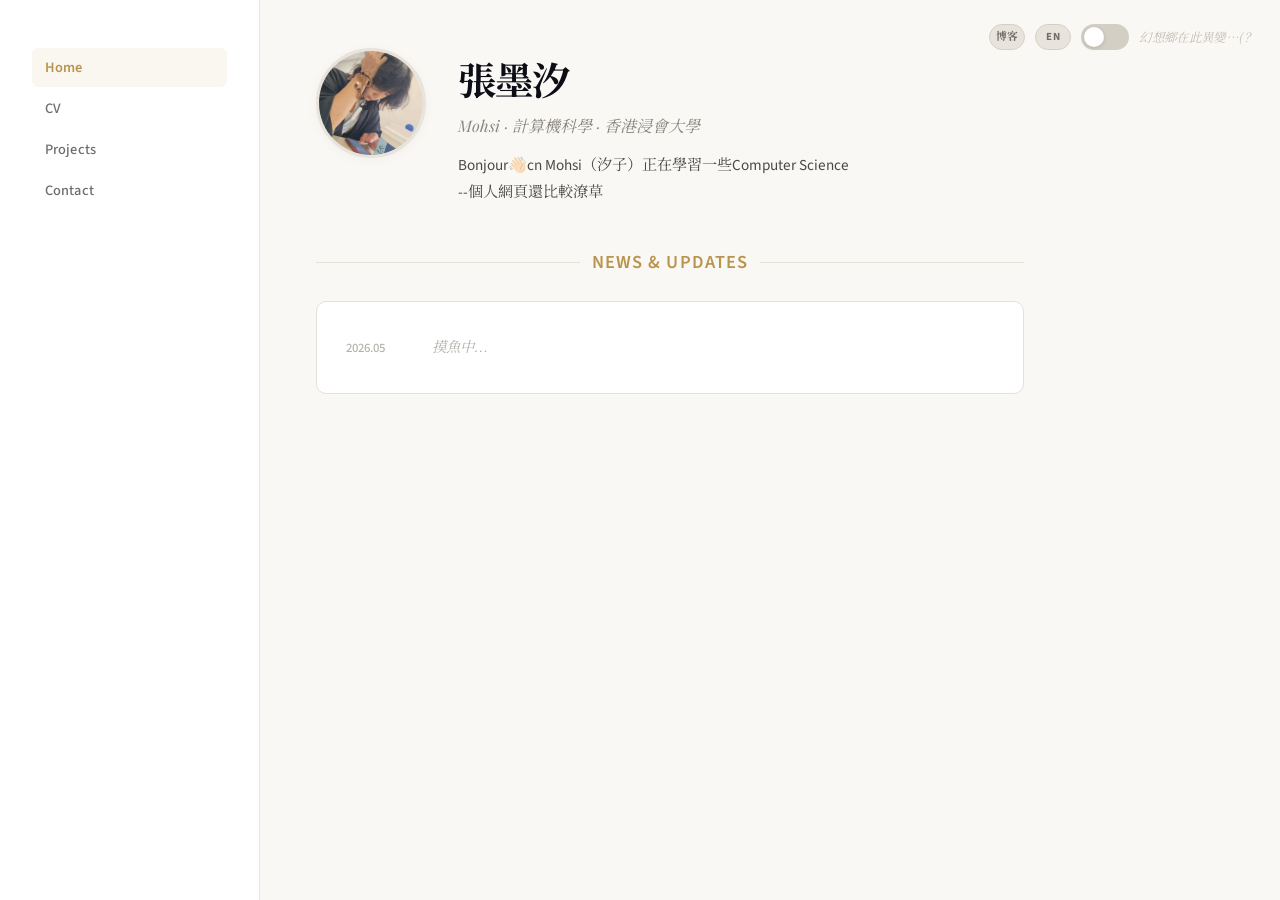
<file: index.html>
<!DOCTYPE html>
<html lang="zh">
<head>
<meta charset="UTF-8">
<meta name="viewport" content="width=device-width, initial-scale=1.0">
<title>張墨汐 · Mohsi</title>
<link rel="preconnect" href="https://fonts.googleapis.com">
<link rel="preconnect" href="https://fonts.gstatic.com" crossorigin>
<link href="https://fonts.googleapis.com/css2?family=Noto+Serif+SC:wght@400;500;700&family=Playfair+Display:ital,wght@0,500;0,700;1,500&family=Source+Sans+3:wght@300;400;500;600&family=M+PLUS+Rounded+1c:wght@400;500;700&family=Zen+Kaku+Gothic+New:wght@400;500;700&display=swap" rel="stylesheet">
<style>
/* ============================================================
   CSS RESET & BASE
   ============================================================ */
*, *::before, *::after { margin: 0; padding: 0; box-sizing: border-box; }

html { scroll-behavior: smooth; }
body {
  font-family: 'Source Sans 3', 'Noto Serif SC', serif;
  background: #faf8f5;
  color: #1e1e24;
  line-height: 1.65;
  -webkit-font-smoothing: antialiased;
  -moz-osx-font-smoothing: grayscale;
  overflow-x: hidden;
  transition: background 0.6s ease;
}

/* ============================================================
   ACADEMIC WORLD
   ============================================================ */
#world-academic {
  display: flex;
  min-height: 100vh;
  opacity: 1;
  transition: opacity 0.4s ease, transform 0.4s ease;
}
/* body.in-anime #world-academic — 暂时注释，二次元界面装修中
body.in-anime #world-academic {
  opacity: 0;
  pointer-events: none;
  position: absolute;
  inset: 0;
} */

/* --- Sidebar --- */
.ac-sidebar {
  width: 260px;
  min-height: 100vh;
  background: #ffffff;
  border-right: 1px solid #e8e4dc;
  padding: 2.5rem 2rem;
  display: flex;
  flex-direction: column;
  position: fixed;
  top: 0; left: 0; bottom: 0;
  z-index: 10;
}
.sidebar-nav {
  margin-top: 0.5rem;
  list-style: none;
  display: flex;
  flex-direction: column;
  gap: 0.15rem;
}
.sidebar-nav button {
  display: block; width: 100%; text-align: left;
  background: none; border: none; cursor: pointer;
  padding: 0.55rem 0.8rem; border-radius: 6px;
  font-family: 'Source Sans 3', 'Noto Serif SC', sans-serif;
  font-size: 0.9rem; font-weight: 500;
  color: #6e6d6a;
  transition: all 0.2s ease;
  letter-spacing: 0.01em;
}
.sidebar-nav button:hover { color: #1e1e24; background: #f5f3ef; }
.sidebar-nav button.active {
  color: #b8944d;
  background: #faf7f0;
  font-weight: 600;
}

/* --- Main Content Area --- */
.ac-main {
  margin-left: 260px;
  flex: 1;
  padding: 3rem 3.5rem;
  max-width: 820px;
}
.ac-page { display: none; animation: fadeIn 0.4s ease; }
.ac-page.active { display: block; }
@keyframes fadeIn {
  from { opacity: 0; transform: translateY(8px); }
  to { opacity: 1; transform: translateY(0); }
}
@keyframes floatUp {
  0%, 100% { transform: translateY(0) translateX(0) scale(1); opacity: 0.3; }
  25% { transform: translateY(-30px) translateX(8px) scale(1.3); opacity: 0.7; }
  50% { transform: translateY(-15px) translateX(-5px) scale(1); opacity: 0.4; }
  75% { transform: translateY(-40px) translateX(3px) scale(1.4); opacity: 0.8; }
}

/* Typography */
.ac-page h1 {
  font-family: 'Playfair Display', 'Noto Serif SC', serif;
  font-size: 2.4rem; font-weight: 700; color: #0d0d16;
  letter-spacing: -0.02em; margin-bottom: 0.3rem;
}
.ac-page h2 {
  font-family: 'Playfair Display', 'Noto Serif SC', serif;
  font-size: 1.4rem; font-weight: 700; color: #0d0d16;
  margin-bottom: 1.2rem; letter-spacing: -0.01em;
}
.ac-page h3 {
  font-family: 'Playfair Display', 'Noto Serif SC', serif;
  font-size: 1.05rem; font-weight: 600; color: #1e1e24;
  margin-bottom: 0.2rem;
}
.ac-page p { color: #4a4945; font-size: 0.95rem; margin-bottom: 0.6rem; }

/* Gold rule divider */
.gold-rule {
  width: 48px; height: 2px;
  background: #c9b882;
  margin: 1.8rem 0;
  border: none;
}
.gold-rule.full { width: 100%; height: 1px; background: #e5e0d8; margin: 1.5rem 0; }

/* Section heading with gold accent */
.section-head {
  display: flex; align-items: center; gap: 12px;
  margin-bottom: 1.5rem;
}
.section-head .rule-line {
  flex: 1; height: 1px; background: #e5e0d8;
}
.section-head h2 {
  margin-bottom: 0; white-space: nowrap;
  font-size: 1.15rem; font-weight: 600;
  color: #b8944d; letter-spacing: 0.06em; text-transform: uppercase;
  font-family: 'Source Sans 3', sans-serif;
}

/* --- Home Page --- */
.home-hero {
  display: flex; gap: 2rem; align-items: flex-start;
  margin-bottom: 2rem;
}
.home-photo {
  width: 110px; height: 110px; border-radius: 50%;
  object-fit: cover; flex-shrink: 0;
  border: 3px solid #e8e4dc;
  box-shadow: 0 2px 12px rgba(0,0,0,0.04);
}
.home-title-block { flex: 1; }
.home-title-block h1 { margin-bottom: 0.1rem; }
.home-subtitle {
  font-family: 'Playfair Display', 'Noto Serif SC', serif;
  font-size: 1rem; font-style: italic; color: #8a8780;
  margin-bottom: 0.8rem;
}
.home-bio { font-size: 0.95rem; color: #4a4945; line-height: 1.75; max-width: 560px; }

/* Quick Stats */
.stats-row {
  display: grid; grid-template-columns: repeat(4, 1fr);
  gap: 1rem; margin: 1.5rem 0;
}
.stat-box {
  background: #ffffff; border: 1px solid #e8e4dc;
  border-radius: 8px; padding: 1rem 0.8rem; text-align: center;
  transition: all 0.2s ease;
}
.stat-box:hover { border-color: #c9b882; box-shadow: 0 2px 8px rgba(0,0,0,0.03); }
.stat-box .stat-icon { font-size: 1.3rem; margin-bottom: 0.3rem; }
.stat-box .stat-value {
  font-family: 'Playfair Display', serif;
  font-size: 1.1rem; font-weight: 700; color: #0d0d16;
}
.stat-box .stat-label { font-size: 0.75rem; color: #8a8780; margin-top: 1px; }

/* News Panel */
.news-panel {
  background: #ffffff; border: 1px solid #e5e0d8;
  border-radius: 10px; padding: 1.5rem 1.8rem;
}
.news-item {
  display: flex; gap: 1rem; align-items: baseline;
  padding: 0.6rem 0;
}
.news-date {
  font-size: 0.8rem; color: #b5b2aa; font-weight: 500;
  white-space: nowrap; min-width: 70px;
  font-family: 'Source Sans 3', sans-serif;
}
.news-text {
  font-size: 0.9rem; color: #b5b2aa;
  font-style: italic;
}

/* --- CV Page --- */
.timeline-item {
  position: relative;
  padding-left: 1.5rem;
  margin-bottom: 1.2rem;
  border-left: 1px solid #e5e0d8;
  transition: border-color 0.3s;
}
.timeline-item:hover { border-left-color: #c9b882; }
.timeline-date {
  font-size: 0.8rem; font-weight: 600; color: #b8944d;
  margin-bottom: 0.2rem; letter-spacing: 0.02em;
  font-family: 'Source Sans 3', sans-serif;
}
.skill-category { margin-bottom: 1rem; }
.skill-category h4 {
  font-size: 0.85rem; font-weight: 600; color: #6e6d6a;
  margin-bottom: 0.5rem; letter-spacing: 0.02em;
  font-family: 'Source Sans 3', sans-serif;
}
.skill-tags { display: flex; flex-wrap: wrap; gap: 0.45rem; }
.skill-tag {
  background: #f5f3ef; color: #4a4945;
  padding: 0.25rem 0.7rem; border-radius: 4px;
  font-size: 0.82rem; border: 1px solid #e8e4dc;
  transition: all 0.2s ease;
}
.skill-tag:hover { background: #faf7f0; border-color: #c9b882; color: #1e1e24; }
.strength-list { list-style: none; }
.strength-list li {
  padding: 0.5rem 0 0.5rem 1.2rem;
  font-size: 0.9rem; color: #4a4945;
  position: relative;
  border-bottom: 1px solid #f5f3ef;
}
.strength-list li:last-child { border-bottom: none; }
.strength-list li::before {
  content: ''; position: absolute; left: 0; top: 1rem;
  width: 5px; height: 5px; background: #c9b882; border-radius: 50%;
}

/* --- Projects Page --- */
.project-card {
  background: #ffffff; border: 1px solid #e5e0d8;
  border-radius: 10px; padding: 1.5rem 1.8rem;
  margin-bottom: 1.5rem;
  transition: all 0.2s ease;
}
.project-card:hover { border-color: #c9b882; box-shadow: 0 2px 12px rgba(0,0,0,0.03); }
.project-card:last-child { margin-bottom: 0; }
.project-meta {
  display: flex; flex-wrap: wrap; gap: 1rem;
  font-size: 0.82rem; color: #b8944d; font-weight: 500;
  margin-bottom: 0.5rem; letter-spacing: 0.02em;
  font-family: 'Source Sans 3', sans-serif;
}
.project-desc { font-size: 0.9rem; color: #6e6d6a; margin-bottom: 0.6rem; }
.project-list { list-style: none; }
.project-list li {
  padding: 0.25rem 0 0.25rem 0.8rem;
  font-size: 0.88rem; color: #4a4945;
  position: relative;
}
.project-list li::before {
  content: ''; position: absolute; left: 0; top: 0.7rem;
  width: 4px; height: 4px; background: #c9b882; border-radius: 50%;
}
.project-card .skill-tags { margin-top: 0.8rem; }

/* --- Contact Page --- */
.contact-grid {
  display: grid; grid-template-columns: repeat(2, 1fr); gap: 1rem;
}
.contact-card {
  background: #ffffff; border: 1px solid #e5e0d8;
  border-radius: 10px; padding: 1.5rem;
  text-align: center; transition: all 0.2s ease;
}
.contact-card:hover { border-color: #c9b882; transform: translateY(-2px); box-shadow: 0 4px 16px rgba(0,0,0,0.04); }
.contact-card .contact-icon { font-size: 1.5rem; margin-bottom: 0.5rem; }
.contact-card .contact-label { font-size: 0.78rem; color: #8a8780; font-weight: 500; letter-spacing: 0.03em; text-transform: uppercase; }
.contact-card .contact-value { font-size: 0.95rem; font-weight: 600; color: #0d0d16; margin-top: 0.2rem; word-break: break-all; }

/* ============================================================
   ANIME WORLD — 暂时注释，二次元界面装修中
   ============================================================ */
/*
#world-anime {
  position: fixed; inset: 0;
  display: flex; align-items: center; justify-content: center;
  opacity: 0; pointer-events: none;
  transition: opacity 0.5s ease;
  z-index: 5;
  overflow-y: auto;
}
body.in-anime #world-anime {
  opacity: 1; pointer-events: auto;
}

.anime-bg {
  position: fixed; inset: 0;
  background: linear-gradient(160deg, #120724 0%, #1a0e35 35%, #1e1240 60%, #150c2e 100%);
  z-index: -1;
}
.anime-bg::after {
  content: ''; position: absolute; inset: 0;
  background:
    radial-gradient(ellipse at 20% 20%, rgba(180,130,200,0.08) 0%, transparent 50%),
    radial-gradient(ellipse at 80% 70%, rgba(200,150,180,0.06) 0%, transparent 50%),
    radial-gradient(ellipse at 50% 40%, rgba(220,180,220,0.04) 0%, transparent 60%);
}
.anime-particles { position: fixed; inset: 0; pointer-events: none; z-index: -1; }

.anime-content {
  padding: 2rem 1.5rem 4rem;
  width: 100%; max-width: 680px;
  z-index: 1;
}

.glass-card {
  background: rgba(255, 250, 255, 0.07);
  backdrop-filter: blur(20px);
  -webkit-backdrop-filter: blur(20px);
  border-radius: 28px;
  border: 1px solid rgba(220, 190, 230, 0.18);
  padding: 2.2rem 2rem;
  box-shadow:
    0 8px 40px rgba(0,0,0,0.3),
    0 0 0 1px rgba(200,170,220,0.08) inset,
    0 0 80px rgba(180,140,210,0.06);
  position: relative;
  overflow: hidden;
}
.glass-card::before {
  content: ''; position: absolute; top: 0; left: 0; right: 0; height: 1px;
  background: linear-gradient(90deg, transparent, rgba(255,255,255,0.15), transparent);
}
.glass-card::after {
  content: ''; position: absolute; top: 24px; right: 24px;
  width: 120px; height: 120px;
  background: radial-gradient(circle, rgba(200,150,220,0.08) 0%, transparent 70%);
  border-radius: 50%; pointer-events: none;
}

.glass-card .anime-name-row {
  display: flex; flex-wrap: wrap; align-items: baseline; gap: 6px 10px;
  margin-bottom: 0.6rem;
}
.glass-card .anime-name {
  font-family: 'M PLUS Rounded 1c', 'Zen Kaku Gothic New', sans-serif;
  font-size: 2rem; font-weight: 700;
  color: #f0e0f8;
  letter-spacing: -0.01em;
}
.glass-card .anime-sub {
  font-family: 'M PLUS Rounded 1c', sans-serif;
  font-size: 1rem; font-weight: 400;
  color: #c0a8c8;
}
.glass-card .anime-wave { font-size: 1.6rem; }

.anime-badges {
  display: flex; flex-wrap: wrap; gap: 8px 10px; margin-top: 2px;
}
.anime-badge {
  background: rgba(200,170,210,0.18);
  backdrop-filter: blur(8px);
  -webkit-backdrop-filter: blur(8px);
  padding: 5px 14px; border-radius: 40px;
  font-size: 0.82rem; font-weight: 500;
  color: #d8c8e0; border: 1px solid rgba(190,150,200,0.2);
  display: inline-flex; align-items: center; gap: 6px;
  white-space: nowrap;
}
.anime-badge.ip { background: rgba(180,140,200,0.25); }
.badge-img { width: 17px; height: 17px; object-fit: contain; border-radius: 3px; }

.anime-divider {
  margin: 1.5rem 0 1.3rem; height: 1px; border: 0;
  background: linear-gradient(90deg, transparent, rgba(200,160,210,0.35), rgba(210,180,220,0.35), rgba(200,160,210,0.35), transparent);
}

.anime-section-title {
  font-family: 'M PLUS Rounded 1c', sans-serif;
  font-weight: 600; font-size: 0.95rem;
  letter-spacing: 0.03em;
  margin-bottom: 0.6rem;
  color: #d4b8e0;
  display: flex; align-items: center; gap: 8px;
  border-left: 3px solid #b890c8;
  padding-left: 12px;
}

.anime-tag-row {
  display: flex; flex-wrap: wrap; align-items: center; gap: 8px 12px;
  margin-bottom: 0.15rem;
}
.anime-tag {
  background: rgba(255,240,255,0.1);
  padding: 0.25rem 0.8rem; border-radius: 30px;
  font-size: 0.9rem; color: #d8c8e0;
  border: 1px solid rgba(210,180,220,0.2);
  transition: all 0.2s ease; line-height: 1.5;
  display: inline-flex; align-items: center; gap: 4px;
}
.anime-tag:hover {
  background: rgba(255,240,255,0.16);
  border-color: rgba(210,180,220,0.35);
  transform: translateY(-1px);
}
.anime-tag strong { font-weight: 600; color: #e0c8e8; }

.rpg-section { margin-top: 0.6rem; }
.rpg-stat-row {
  display: flex; align-items: center; gap: 10px;
  margin-bottom: 0.65rem;
}
.rpg-icon { font-size: 1rem; width: 26px; text-align: center; flex-shrink: 0; }
.rpg-label {
  width: 62px; font-size: 0.85rem; font-weight: 600;
  color: #d0bcd8; text-align: right; flex-shrink: 0;
  font-family: 'M PLUS Rounded 1c', sans-serif;
}
.rpg-bar-track {
  flex: 1; height: 16px;
  background: rgba(255,255,255,0.06);
  border-radius: 8px; overflow: hidden;
  border: 1px solid rgba(200,160,210,0.15);
  position: relative;
}
.rpg-bar-fill {
  height: 100%; border-radius: 8px;
  transition: width 1.4s cubic-bezier(0.22, 0.61, 0.36, 1);
  position: relative;
}
.rpg-bar-fill::after {
  content: ''; position: absolute; top: 3px; left: 8px; right: 8px; height: 3px;
  background: rgba(255,255,255,0.2); border-radius: 2px;
}
.rpg-val {
  width: 36px; font-size: 0.82rem; font-weight: 700;
  color: #e0cce8; text-align: left; flex-shrink: 0;
  font-family: 'M PLUS Rounded 1c', sans-serif;
}

.fill-code { background: linear-gradient(90deg, #7b5ea7, #a078c8); box-shadow: 0 0 10px rgba(140,100,200,0.3); }
.fill-learn { background: linear-gradient(90deg, #5e8f7b, #78b898); box-shadow: 0 0 10px rgba(100,160,130,0.3); }
.fill-create { background: linear-gradient(90deg, #8b6b8b, #b890b8); box-shadow: 0 0 10px rgba(160,120,180,0.3); }
.fill-social { background: linear-gradient(90deg, #b87070, #d49090); box-shadow: 0 0 10px rgba(190,120,130,0.3); }
.fill-spirit { background: linear-gradient(90deg, #6b8b9b, #8bb0c0); box-shadow: 0 0 10px rgba(120,160,180,0.3); }
.fill-luck { background: linear-gradient(90deg, #b89b50, #d4b868); box-shadow: 0 0 10px rgba(190,160,90,0.3); }

.anime-note-list { list-style: none; margin-top: 0.2rem; }
.anime-note-list li {
  margin-bottom: 0.5rem; display: flex; align-items: flex-start; gap: 10px;
  font-size: 0.9rem; color: #c8b8d0; line-height: 1.5;
}
.anime-dot { display: inline-block; width: 18px; text-align: center; color: #b890c8; font-weight: 500; }
.anime-apology {
  background: rgba(200,160,200,0.1);
  padding: 0.85rem 1.2rem; border-radius: 20px;
  margin: 1rem 0 1.3rem; font-size: 0.9rem;
  color: #c0a8c8; border-left: 3px solid #b890c8;
}
.anime-ng {
  background: rgba(230,100,100,0.08);
  border-radius: 20px; padding: 1.1rem 1.4rem;
  margin: 0.7rem 0 1rem;
  border: 1px solid rgba(210,130,140,0.18);
}
.anime-ng-title {
  font-weight: 700; color: #d89098; letter-spacing: 0.04em;
  margin-bottom: 0.7rem; font-size: 1rem;
  display: flex; align-items: center; gap: 6px;
}
.anime-ng-item { display: flex; margin-bottom: 0.5rem; font-size: 0.9rem; color: #c0a8b0; }
.anime-ng-marker { color: #d89098; margin-right: 10px; font-weight: 600; }
.anime-ng-footnote {
  margin-top: 0.7rem; padding-top: 0.5rem;
  font-size: 0.85rem; color: #b098a0;
  border-top: 1px dashed rgba(200,150,160,0.25);
  font-style: italic;
}
.anime-footer-row {
  margin-top: 1.5rem; text-align: right; font-size: 0.95rem;
  color: #b898c0; border-top: 1px dashed rgba(190,160,200,0.2);
  padding-top: 1rem; display: flex; justify-content: space-between; align-items: center;
}
*/

/* ============================================================
   POPUP MODAL — 二次元界面装修中提示
   ============================================================ */
.popup-overlay {
  position: fixed; inset: 0;
  background: rgba(20, 10, 30, 0.55);
  backdrop-filter: blur(4px);
  -webkit-backdrop-filter: blur(4px);
  display: flex; align-items: center; justify-content: center;
  z-index: 200;
  opacity: 0; pointer-events: none;
  transition: opacity 0.35s ease;
}
.popup-overlay.show {
  opacity: 1; pointer-events: auto;
}
.popup-card {
  background: linear-gradient(135deg, #fffaf7 0%, #f9f0f8 100%);
  border-radius: 24px;
  padding: 2rem 2.5rem;
  display: flex; align-items: center; gap: 1.8rem;
  box-shadow: 0 20px 60px rgba(30,10,40,0.28), 0 0 0 1px rgba(200,170,220,0.2) inset;
  max-width: 520px;
  position: relative;
  border: 2px solid #e0c8e8;
  transform: translateY(0);
  transition: transform 0.35s cubic-bezier(0.34, 1.56, 0.64, 1);
}
.popup-overlay.show .popup-card {
  transform: translateY(0);
}
.popup-overlay:not(.show) .popup-card {
  transform: translateY(-20px);
}
.popup-msg {
  font-family: 'M PLUS Rounded 1c', 'Zen Kaku Gothic New', 'Noto Serif SC', sans-serif;
  font-size: 1.15rem; font-weight: 600;
  color: #5e3a5e;
  white-space: nowrap;
  letter-spacing: 0.03em;
}
.popup-img {
  width: 90px; height: 90px;
  object-fit: contain;
  border-radius: 16px;
  flex-shrink: 0;
  box-shadow: 0 4px 16px rgba(180,140,200,0.25);
}
.popup-close {
  position: absolute; top: 10px; right: 16px;
  background: none; border: none;
  font-size: 1.4rem; cursor: pointer;
  color: #c0a8c0; line-height: 1;
  transition: color 0.2s, transform 0.2s;
  padding: 4px 8px;
}
.popup-close:hover { color: #5e3a5e; transform: scale(1.15); }

/* ============================================================
   WORLD TOGGLE
   ============================================================ */
.world-toggle-wrap {
  position: fixed; top: 1.5rem; right: 1.5rem;
  display: flex; align-items: center; gap: 10px;
  z-index: 100;
}
.toggle-switch {
  width: 48px; height: 26px;
  border-radius: 13px;
  background: #d4cfc5;
  border: none; cursor: pointer;
  position: relative;
  transition: all 0.4s ease;
  flex-shrink: 0;
}
.toggle-switch::after {
  content: ''; position: absolute;
  width: 20px; height: 20px; border-radius: 50%;
  background: #ffffff; top: 3px; left: 3px;
  transition: all 0.4s cubic-bezier(0.68, -0.55, 0.27, 1.55);
  box-shadow: 0 1px 4px rgba(0,0,0,0.15);
}
body.in-anime .toggle-switch {
  background: #5e3a7a;
  box-shadow: 0 0 16px rgba(140,100,200,0.3);
}
body.in-anime .toggle-switch::after {
  transform: translateX(22px);
  box-shadow: 0 1px 6px rgba(180,140,220,0.4);
}
.toggle-switch:hover { opacity: 0.9; }

/* Language toggle */
.lang-toggle {
  width: 36px; height: 26px;
  border-radius: 13px;
  background: #e8e4dc;
  border: 1px solid #d4cfc5;
  cursor: pointer;
  font-family: 'Source Sans 3', sans-serif;
  font-size: 0.68rem; font-weight: 700;
  color: #6e6d6a;
  letter-spacing: 0.03em;
  transition: all 0.3s ease;
  flex-shrink: 0;
  text-align: center; line-height: 24px;
}
.lang-toggle:hover { background: #ddd8ce; color: #1e1e24; }
body.in-anime .lang-toggle {
  background: rgba(200,170,210,0.18);
  border-color: rgba(190,150,200,0.25);
  color: #c0a8c8;
}
body.in-anime .lang-toggle:hover {
  background: rgba(200,170,210,0.3);
  color: #e0d0e8;
}

/* The main hint text */
.toggle-hint {
  font-size: 0.78rem; color: #c5beb5;
  font-style: italic;
  letter-spacing: 0.03em;
  white-space: nowrap;
  transition: color 0.4s ease;
  font-family: 'Noto Serif SC', serif;
}
body.in-anime .toggle-hint {
  color: rgba(200,170,210,0.7);
}

/* Blog link in toggle bar */
.blog-link {
  width: 36px; height: 26px;
  border-radius: 13px;
  background: #e8e4dc;
  border: 1px solid #d4cfc5;
  cursor: pointer;
  font-family: 'Source Sans 3', 'Noto Serif SC', sans-serif;
  font-size: 0.68rem; font-weight: 700;
  color: #6e6d6a;
  letter-spacing: 0.03em;
  transition: all 0.3s ease;
  flex-shrink: 0;
  text-align: center; line-height: 24px;
  text-decoration: none;
  display: inline-block;
}
.blog-link:hover { background: #ddd8ce; color: #1e1e24; }
body.in-anime .blog-link {
  background: rgba(200,170,210,0.18);
  border-color: rgba(190,150,200,0.25);
  color: #c0a8c8;
}
body.in-anime .blog-link:hover {
  background: rgba(200,170,210,0.3);
  color: #e0d0e8;
}

/* ============================================================
   RESPONSIVE
   ============================================================ */
@media (max-width: 900px) {
  .ac-sidebar {
    width: 220px; padding: 1.8rem 1.3rem;
  }
  .ac-main { margin-left: 220px; padding: 2rem 2rem; }
  .home-hero { flex-direction: column; align-items: center; text-align: center; }
  .stats-row { grid-template-columns: repeat(2, 1fr); }
  .contact-grid { grid-template-columns: 1fr; }
}
@media (max-width: 680px) {
  .ac-sidebar {
    position: relative; width: 100%; min-height: auto;
    flex-direction: row; flex-wrap: wrap; align-items: center;
    padding: 1rem 1.2rem; gap: 1rem;
    border-right: none; border-bottom: 1px solid #e5e0d8;
  }
  .sidebar-nav { flex-direction: row; margin-top: 0; gap: 0; flex-wrap: wrap; }
  .ac-main { margin-left: 0; padding: 1.5rem 1.2rem; }
  .stats-row { grid-template-columns: 1fr 1fr; }
  .home-hero { flex-direction: column; align-items: center; text-align: center; }
  .glass-card { padding: 1.5rem 1.2rem; border-radius: 20px; }
}
</style>
</head>
<body>

<!-- ============================================================
     ACADEMIC WORLD
     ============================================================ -->
<div id="world-academic">
  <aside class="ac-sidebar">
    <ul class="sidebar-nav">
      <li><button data-page="home" class="active" onclick="switchAcademicPage('home')">Home</button></li>
      <li><button data-page="cv" onclick="switchAcademicPage('cv')">CV</button></li>
      <li><button data-page="projects" onclick="switchAcademicPage('projects')">Projects</button></li>
      <li><button data-page="contact" onclick="switchAcademicPage('contact')">Contact</button></li>
    </ul>
  </aside>

  <main class="ac-main">
    <!-- HOME -->
    <div class="ac-page active" id="ac-home">
      <div class="home-hero">
        <img class="home-photo" src="生活照片.jpg" alt="張墨汐" onerror="this.style.display='none'">
        <div class="home-title-block">
          <h1>張墨汐</h1>
          <div class="home-subtitle" data-i18n="home-subtitle">Mohsi · 計算機科學與技術 · 香港浸會大學</div>
          <p class="home-bio">
           <span data-i18n="home-bio-l1">Bonjour👋🏻cn Mohsi（汐子）正在學習一些Computer Science</span><br>
           <span data-i18n="home-bio-l2">--個人網頁還比較潦草</span>
          </p>
        </div>
      </div>
      <div class="section-head">
        <span class="rule-line"></span>
        <h2>News & Updates</h2>
        <span class="rule-line"></span>
      </div>
      <div class="news-panel">
        <div class="news-item">
          <span class="news-date">2026.05</span>
          <span class="news-text" data-i18n="news-text">摸魚中…</span>
        </div>
      </div>
    </div>

    <!-- CV -->
    <div class="ac-page" id="ac-cv">
      <h2 data-i18n="cv-edu-title">教育背景</h2>
      <div class="timeline-item">
        <div class="timeline-date">2025.09 — <span data-i18n="date-present">至今</span></div>
        <h3>香港浸會大學</h3>
        <p data-i18n="cv-edu-desc">計算機科學與技術 · 本科一年級 · 全英文上課好難啊...</p>
        <p style="font-size:0.85rem; color:#6e6d6a;"><span data-i18n="cv-edu-courses-label">核心課程：</span><span data-i18n="cv-edu-courses">面向對象編程(Java) | C語言 | 離散數學 | 線性代數 | 微積分工程 | Web與系統(HTML/CSS/JS/SQL/Linux)</span></p>
      </div>
      <hr class="gold-rule full">
      <h2 data-i18n="cv-skills-title">專業技能</h2>
      <div class="skill-category">
        <h4 data-i18n="cv-skills-core">暫時沒什麼用的技能</h4>
        <div class="skill-tags">
          <span class="skill-tag">Java · OOP/集合/異常</span>
          <span class="skill-tag">SQL · 多表聯查/子查詢</span>
          <span class="skill-tag">HTML + CSS + JavaScript</span>
        </div>
      </div>
      <div class="skill-category">
        <h4 data-i18n="cv-skills-tools">自學的一些基礎工具</h4>
        <div class="skill-tags">
          <span class="skill-tag">Git</span>
          <span class="skill-tag">Docker</span>
          <span class="skill-tag">Shell / Linux / Vim</span>
          <span class="skill-tag">Python</span>
          <span class="skill-tag" data-i18n="skill-ir">信息檢索</span>
          <span class="skill-tag">LaTeX</span>
        </div>
      </div>
      <hr class="gold-rule full">
      <h2 data-i18n="cv-strengths-title">我可以:</h2>
      <ul class="strength-list">
        <li data-i18n-html="cv-strength-1"><strong>完整工作週期</strong> — 暑假3個月全職實習，大灣區/合肥本地，出勤穩定</li>
        <li data-i18n-html="cv-strength-2"><strong>科研級自學能力</strong> — 大一主動聯繫教授進入科研組，課外系統性自學Docker、Shell、Git等工程工具鏈</li>
        <li data-i18n-html="cv-strength-3"><strong>文檔與工程習慣</strong> — 全英文教學環境，代碼提交github，學習過程LaTeX記錄習慣</li>
        <li data-i18n-html="cv-strength-4"><strong>AI agent工具應用</strong> — 將AI輔助開發融入實踐，了解prompt engineering，使用skills優化工作流</li>
      </ul>
    </div>

    <!-- PROJECTS -->
    <div class="ac-page" id="ac-projects">
      <h2 data-i18n="proj-title">項目與科研經歷</h2>
      <div class="project-card">
        <h3 data-i18n="proj-sd-title">Stable Diffusion 模型改進研究</h3>
        <div class="project-meta">
          <span data-i18n="proj-sd-meta">計算機系教授課題組</span>
          <span>2025.12 — <span data-i18n="date-present">至今</span></span>
        </div>
        <p class="project-desc" data-i18n="proj-sd-desc">導師為前南開大學計算機系教授，課題組研究方向為擴散模型優化。</p>
        <ul class="project-list">
          <li data-i18n="proj-sd-b1">獨立完成 FreeU（推理階段特徵調控）與 ConsistStyle（風格一致性增強）兩篇論文的方法復現，基於 PyTorch 搭建實驗環境</li>
          <li data-i18n="proj-sd-b2">設計消融實驗，評估兩種方法對生成質量的影響，輸出實驗報告與數據記錄</li>
          <li data-i18n="proj-sd-b3">嘗試融合兩種方法的優勢，在保持生成速度的同時提升風格一致性</li>
        </ul>
        <div class="skill-tags">
          <span class="skill-tag">Python</span>
          <span class="skill-tag">PyTorch</span>
          <span class="skill-tag">Stable Diffusion</span>
          <span class="skill-tag">LaTeX</span>
        </div>
      </div>
      <div class="project-card">
        <h3 data-i18n="proj-aq-title">Adventure Quest — Java Swing RPG 遊戲</h3>
        <div class="project-meta">
          <span data-i18n="proj-aq-meta">OOP課程期末項目 · BNBU</span>
          <span>2026 Spring</span>
        </div>
        <p class="project-desc" data-i18n="proj-aq-desc">基於 Java Swing 的圖形化角色扮演遊戲，面向對象程序設計課程期末作品。</p>
        <ul class="project-list">
          <li data-i18n="proj-aq-b1">角色創建系統：戰士/法師/弓箭手三種職業，各具獨特屬性與技能</li>
          <li data-i18n="proj-aq-b2">回合制戰鬥系統（攻擊/防禦/技能），含敵方AI決策邏輯</li>
          <li data-i18n="proj-aq-b3">任務系統、商店經濟、背包裝備管理 — 完整遊戲循環</li>
          <li data-i18n="proj-aq-b4">遊戲存檔/讀檔（文件I/O持久化）與等級成長系統</li>
          <li data-i18n="proj-aq-b5">運用抽象類、接口、繼承、自定義異常等OOP核心設計模式</li>
        </ul>
        <div class="skill-tags">
          <span class="skill-tag">Java</span>
          <span class="skill-tag">Java Swing</span>
          <span class="skill-tag">文件I/O</span>
          <span class="skill-tag" data-i18n="skill-oop">OOP設計模式</span>
        </div>
        <div style="margin-top:0.6rem; font-size:0.82rem;">
          <a href="https://github.com/MohsiChi/adventure-quest" target="_blank" style="color:#b8944d; text-decoration:none; border-bottom:1px dotted #c9b882;">View on GitHub &#8599;</a>
        </div>
      </div>
      <div class="project-card">
        <h3 data-i18n="proj-web-title">Web 開發課程項目</h3>
        <div class="project-meta">
          <span data-i18n="proj-web-meta">香港浸會大學</span>
          <span>2026.02 — 2026.06</span>
        </div>
        <p class="project-desc" data-i18n="proj-web-desc">全棧Web應用開發課程，使用 HTML/CSS/JS/SQL 完成完整網站搭建。</p>
        <ul class="project-list">
          <li data-i18n="proj-web-b1">獨立完成前端頁面設計與實現（HTML/CSS 佈局、JavaScript 交互邏輯）</li>
          <li data-i18n="proj-web-b2">設計數據庫表結構，編寫 SQL 查詢實現數據的增刪改查與分頁展示</li>
        </ul>
        <div class="skill-tags">
          <span class="skill-tag">JavaScript</span>
          <span class="skill-tag">HTML / CSS</span>
          <span class="skill-tag">SQL</span>
          <span class="skill-tag">Git</span>
        </div>
      </div>
    </div>

    <!-- CONTACT -->
    <div class="ac-page" id="ac-contact">
      <h2 data-i18n="contact-title">聯繫方式</h2>
      <div class="contact-grid">
        <div class="contact-card">
          <div class="contact-icon">&#9993;</div>
          <div class="contact-label">Email</div>
          <div class="contact-value">moxizhang10@gmail.com</div>
        </div>
        <div class="contact-card">
          <div class="contact-icon">&#128222;</div>
          <div class="contact-label">Phone</div>
          <div class="contact-value">15989755265</div>
        </div>
        <div class="contact-card">
          <div class="contact-icon">&#128205;</div>
          <div class="contact-label">Location</div>
          <div class="contact-value" data-i18n="contact-location">安徽合肥 / 大灣區</div>
        </div>
        <div class="contact-card">
          <div class="contact-icon">&#127891;</div>
          <div class="contact-label">University</div>
          <div class="contact-value" data-i18n="contact-uni">香港浸會大學</div>
        </div>
      </div>
    </div>
  </main>
</div>

<!-- ============================================================
     ANIME WORLD — 暂时注释，二次元界面装修中
     ============================================================ -->
<!--
<div id="world-anime">
  <div class="anime-bg"></div>
  <div class="anime-particles" id="particles"></div>

  <div class="anime-content">
    <div class="glass-card">
      <div class="anime-name-row">
        <span class="anime-wave">&#128075;&#127995;&#128075;&#127995;</span>
        <span class="anime-name">Mohsi</span>
        <span class="anime-sub">（汐子）です</span>
      </div>

      <div class="anime-badges">
        <span class="anime-badge ip">&#127758; ip=港皖粵</span>
        <span class="anime-badge"><img class="badge-img" src="绿老头.png" alt=""> INFJ</span>
        <span class="anime-badge"><img class="badge-img" src="BNBU校徽.png" alt=""> 07大學生</span>
      </div>

      <hr class="anime-divider">

      <div class="anime-section-title">&#10024; 推し</div>
      <div class="anime-tag-row">
        <span class="anime-tag">耿鬼 <img class="badge-img" src="耿鬼.png" alt=""></span>
        <span class="anime-tag">科莫</span>
        <span class="anime-tag">花子君</span>
        <span class="anime-tag">霧雨魔理沙</span>
        <span class="anime-tag">博麗靈夢全肯定qwq <img class="badge-img" src="可爱灵梦宝宝.png" alt="" style="width:22px;height:22px;"></span>
      </div>

      <div style="margin-top: 1.3rem;">
        <div class="anime-section-title">&#127918; 主坑 · 但很包容雜食&#127807;</div>
        <div class="anime-tag-row">
          <span class="anime-tag">寶可夢 <img class="badge-img" src="大师球.png" alt=""></span>
          <span class="anime-tag">東方</span>
          <span class="anime-tag">黒塔</span>
          <span class="anime-tag">音樂劇</span>
          <span class="anime-tag">漢文化</span>
          <span class="anime-tag">日法文學</span>
          <span class="anime-tag">古典音樂</span>
          <span class="anime-tag">想嘗試cos</span>
        </div>
      </div>

      <div style="margin-top: 1.1rem;">
        <div class="anime-section-title">&#127769; 一些淡坑</div>
        <div class="anime-tag-row">
          <span class="anime-tag">燕雲</span>
          <span class="anime-tag">塞爾達</span>
          <span class="anime-tag">糊糊</span>
          <span class="anime-tag">五</span>
          <span class="anime-tag">光遇</span>
        </div>
      </div>

      <div style="margin-top: 1.1rem;">
        <div class="anime-section-title">&#127932; 音樂</div>
        <div style="display: flex; flex-direction: column; gap: 0.4rem;">
          <div class="anime-tag-row">
            <span class="anime-tag"><strong>&#127929; 鋼琴、排簫嚴肅潛修中</strong></span>
            <span class="anime-tag">音樂劇 · 法扎/德扎/紅與黑/中堂</span>
            <span class="anime-tag">jpop</span>
          </div>
          <div class="anime-tag-row">
            <span class="anime-tag">舒伯特</span>
            <span class="anime-tag">粵語歌也喜歡…！</span>
            <span class="anime-tag">什麼都可以聽一些 &#127926;</span>
          </div>
        </div>
      </div>

      <div class="rpg-section">
        <hr class="anime-divider">
        <div class="anime-section-title">&#9876; Character Stats</div>
        <div class="rpg-stat-row">
          <span class="rpg-icon">&#128187;</span>
          <span class="rpg-label">編程力</span>
          <div class="rpg-bar-track"><div class="rpg-bar-fill fill-code" data-width="72"></div></div>
          <span class="rpg-val">72</span>
        </div>
        <div class="rpg-stat-row">
          <span class="rpg-icon">&#128218;</span>
          <span class="rpg-label">學習力</span>
          <div class="rpg-bar-track"><div class="rpg-bar-fill fill-learn" data-width="90"></div></div>
          <span class="rpg-val">90</span>
        </div>
        <div class="rpg-stat-row">
          <span class="rpg-icon">&#127912;</span>
          <span class="rpg-label">創造力</span>
          <div class="rpg-bar-track"><div class="rpg-bar-fill fill-create" data-width="85"></div></div>
          <span class="rpg-val">85</span>
        </div>
        <div class="rpg-stat-row">
          <span class="rpg-icon">&#128172;</span>
          <span class="rpg-label">社交力</span>
          <div class="rpg-bar-track"><div class="rpg-bar-fill fill-social" data-width="60"></div></div>
          <span class="rpg-val">60</span>
        </div>
        <div class="rpg-stat-row">
          <span class="rpg-icon">&#10024;</span>
          <span class="rpg-label">精神力</span>
          <div class="rpg-bar-track"><div class="rpg-bar-fill fill-spirit" data-width="88"></div></div>
          <span class="rpg-val">88</span>
        </div>
        <div class="rpg-stat-row">
          <span class="rpg-icon">&#127808;</span>
          <span class="rpg-label">幸運值</span>
          <div class="rpg-bar-track"><div class="rpg-bar-fill fill-luck" data-width="77"></div></div>
          <span class="rpg-val">77</span>
        </div>
      </div>

      <hr class="anime-divider" style="margin: 1.6rem 0 1rem;">

      <div class="anime-section-title">&#128172; 可能雷到你</div>
      <ul class="anime-note-list">
        <li><span class="anime-dot">·</span> 二三次不分號</li>
        <li><span class="anime-dot">·</span> 偶爾會消失概率觸發忘回訊息</li>
        <li><span class="anime-dot">·</span> 說話不太直接</li>
      </ul>
      <div class="anime-apology">
        &#127807; 如果哪裡讓您感到不適非常抱歉！<br>
        話題請及時告訴我 T T<br>
        有時候真的很會反應不過來…
      </div>

      <div class="anime-ng">
        <div class="anime-ng-title">
          <span>&#128695; NG · 請勿觸及</span>
          <span style="font-size:1.1rem; margin-left: auto;">&#9940;</span>
        </div>
        <div class="anime-ng-item"><span class="anime-ng-marker">·</span> 韃靼相關遊牧民族文化一切</div>
        <div class="anime-ng-item"><span class="anime-ng-marker">·</span> 遇到男女拳或各種贏學會block</div>
        <div class="anime-ng-item"><span class="anime-ng-marker">·</span> 葷笑話或者相關方向抖機靈會block</div>
        <div class="anime-ng-item"><span class="anime-ng-marker">·</span> mhy相關 | xz相關 | 時團相關</div>
        <div class="anime-ng-footnote">※ 除了xz都可以溺愛，只要別蹬臉</div>
      </div>

      <div class="anime-footer-row">
        <span>&#129531; 當然人品大於一切</span>
        <span style="font-size:1.1rem; letter-spacing:2px;">&#10029; &#10029;</span>
      </div>
    </div>
  </div>
</div>
-->

<!-- ============================================================
     POPUP MODAL — 二次元界面装修中提示
     ============================================================ -->
<div class="popup-overlay" id="popupOverlay" onclick="if(event.target===this)closePopup()">
  <div class="popup-card">
    <button class="popup-close" onclick="closePopup()">&times;</button>
    <span class="popup-msg">屬性條還在裝修…( ?</span>
    <img class="popup-img" src="可爱灵梦宝宝.png" alt="可爱灵梦宝宝">
  </div>
</div>

<!-- ============================================================
     WORLD TOGGLE
     ============================================================ -->
<div class="world-toggle-wrap">
  <a class="blog-link" href="https://mohsichi.github.io/blog" target="_blank" title="中文博客">博客</a>
  <button class="lang-toggle" id="langBtn" onclick="toggleLang()" aria-label="切换语言">EN</button>
  <button class="toggle-switch" id="toggleBtn" onclick="toggleWorld()" aria-label="切换世界"></button>
  <span class="toggle-hint">幻想鄉在此異變…(？</span>
</div>






<script>
// ========== Particles for Anime World (暂时禁用) ==========
(function() {
  const container = document.getElementById('particles');
  if (!container) return; // 二次元界面装修中，跳过粒子初始化
  const frag = document.createDocumentFragment();
  const colors = ['#f0d0ff','#e8b8e0','#ffe0d0','#d8c8f0','#ffe8f0','#e0d0ff','#f8d8e8'];
  for (let i = 0; i < 40; i++) {
    const p = document.createElement('div');
    const size = 1.5 + Math.random() * 3;
    p.style.cssText = `
      position: absolute; width: ${size}px; height: ${size}px;
      background: ${colors[Math.floor(Math.random()*colors.length)]};
      border-radius: 50%; left: ${Math.random()*100}%;
      top: ${Math.random()*100}%;
      opacity: ${0.3 + Math.random()*0.5};
      animation: floatUp ${4+Math.random()*8}s ease-in-out infinite;
      animation-delay: ${Math.random()*6}s;
      box-shadow: 0 0 ${2+size}px ${colors[Math.floor(Math.random()*colors.length)]};
      pointer-events: none;
    `;
    frag.appendChild(p);
  }
  container.appendChild(frag);
})();

// ========== i18n System (Full Traditional Chinese) ==========
const i18n = {
  'zh': {
    'home-subtitle': 'Mohsi · 計算機科學 · 香港浸會大學',
    'home-bio-l1': 'Bonjour👋🏻cn Mohsi（汐子）正在學習一些Computer Science',
    'home-bio-l2': '--個人網頁還比較潦草',
    'stat-1-label': '計算機科學與技術',
    'stat-3-label': '2025.09',
    'stat-4-label': '想找實習(?',
    'stat-summer': '暑期',
    'news-text': '摸魚中…',
    'cv-edu-title': '教育背景',
    'cv-edu-desc': '計算機科學與技術 · 本科一年級 · 全英文上課好難啊...',
    'cv-edu-courses-label': '核心課程：',
    'cv-edu-courses': '面向對象編程(Java) | C語言 | 離散數學 | 線性代數 | 微積分工程 | Web與系統(HTML/CSS/JS/SQL/Linux)',
    'cv-skills-title': '專業技能',
    'cv-skills-core': '暫時沒什麼用的技能',
    'cv-skills-tools': '自學的一些基礎工具',
    'cv-strengths-title': '我可以:',
    'cv-strength-1': '<strong>完整工作週期</strong> — 暑假3個月全職實習，大灣區/合肥本地，出勤穩定',
    'cv-strength-2': '<strong>科研級自學能力</strong> — 大一主動聯繫教授進入科研組，課外系統性自學Docker、Shell、Git等工程工具鏈',
    'cv-strength-3': '<strong>文檔與工程習慣</strong> — 全英文教學環境，代碼提交github，學習過程LaTeX記錄習慣',
    'cv-strength-4': '<strong>AI agent工具應用</strong> — 將AI輔助開發融入實踐，了解prompt engineering，使用skills優化工作流',
    'proj-title': '項目與科研經歷',
    'proj-sd-title': 'Stable Diffusion 模型改進研究',
    'proj-sd-meta': '計算機系教授課題組',
    'proj-sd-desc': '導師為前南開大學計算機系教授，課題組研究方向為擴散模型優化。',
    'proj-sd-b1': '獨立完成 FreeU（推理階段特徵調控）與 ConsistStyle（風格一致性增強）兩篇論文的方法復現，基於 PyTorch 搭建實驗環境',
    'proj-sd-b2': '設計消融實驗，評估兩種方法對生成質量的影響，輸出實驗報告與數據記錄',
    'proj-sd-b3': '嘗試融合兩種方法的優勢，在保持生成速度的同時提升風格一致性',
    'proj-aq-title': 'Adventure Quest — Java Swing RPG 遊戲',
    'proj-aq-meta': 'OOP課程期末項目 · BNBU',
    'proj-aq-desc': '基於 Java Swing 的圖形化角色扮演遊戲，面向對象程序設計課程期末作品。',
    'proj-aq-b1': '角色創建系統：戰士/法師/弓箭手三種職業，各具獨特屬性與技能',
    'proj-aq-b2': '回合制戰鬥系統（攻擊/防禦/技能），含敵方AI決策邏輯',
    'proj-aq-b3': '任務系統、商店經濟、背包裝備管理 — 完整遊戲循環',
    'proj-aq-b4': '遊戲存檔/讀檔（文件I/O持久化）與等級成長系統',
    'proj-aq-b5': '運用抽象類、接口、繼承、自定義異常等OOP核心設計模式',
    'proj-web-title': 'Web 開發課程項目',
    'proj-web-meta': '香港浸會大學',
    'proj-web-desc': '全棧Web應用開發課程，使用 HTML/CSS/JS/SQL 完成完整網站搭建。',
    'proj-web-b1': '獨立完成前端頁面設計與實現（HTML/CSS 佈局、JavaScript 交互邏輯）',
    'proj-web-b2': '設計數據庫表結構，編寫 SQL 查詢實現數據的增刪改查與分頁展示',
    'contact-title': '聯繫方式',
    'contact-location': '安徽合肥 / 大灣區',
    'contact-uni': '香港浸會大學',
    'date-present': '至今',
    'skill-ir': '信息檢索',
    'skill-oop': 'OOP設計模式'
  },
  'en': {
    'home-subtitle': 'Mohsi · Computer Science · BNBU',
    'home-bio-l1': "Bonjour👋🏻 Mohsi (Xizi) here — studying Computer Science",
    'home-bio-l2': '-- this site is still a work in progress',
    'stat-1-label': 'Computer Science',
    'stat-3-label': '2025.09',
    'stat-4-label': 'Seeking internship(?',
    'stat-summer': 'Summer',
    'news-text': 'Slacking off…',
    'cv-edu-title': 'Education',
    'cv-edu-desc': "Computer Science & Technology · Year 1 · English-medium lectures are kicking my ass...",
    'cv-edu-courses-label': 'Core coursework: ',
    'cv-edu-courses': 'OOP (Java) | C | Discrete Math | Linear Algebra | Calculus | Web & Systems (HTML/CSS/JS/SQL/Linux)',
    'cv-skills-title': 'Technical Skills',
    'cv-skills-core': "Skills I've barely put to use",
    'cv-skills-tools': 'Self-taught tools & utilities',
    'cv-strengths-title': 'What I bring:',
    'cv-strength-1': '<strong>Full availability</strong> — 3 months of full-time summer internship, based in Hefei / Greater Bay Area, consistent attendance guaranteed',
    'cv-strength-2': '<strong>Research-grade self-starter</strong> — joined a CS research group as a freshman; independently picked up Docker, Shell, Git, and the full engineering toolchain outside of class',
    'cv-strength-3': '<strong>Clean engineering habits</strong> — English-medium academic environment, disciplined GitHub commits, LaTeX for study notes and experiment reports',
    'cv-strength-4': '<strong>AI-native workflow</strong> — AI-assisted development integrated into daily practice; fluent in prompt engineering and skill-based workflow optimization',
    'proj-title': 'Projects & Research',
    'proj-sd-title': 'Stable Diffusion Model Optimization',
    'proj-sd-meta': 'CS Department Research Group',
    'proj-sd-desc': 'Supervised by a former Nankai University CS professor. Research focuses on diffusion model optimization.',
    'proj-sd-b1': 'Independently reproduced two papers — FreeU (feature modulation during inference) and ConsistStyle (style consistency enhancement) — building experimental pipelines in PyTorch',
    'proj-sd-b2': 'Designed ablation studies to evaluate each method\'s impact on generation quality; documented findings in experiment reports',
    'proj-sd-b3': 'Exploring ways to combine the strengths of both approaches — improving style consistency while preserving inference speed',
    'proj-aq-title': 'Adventure Quest — Java Swing RPG Game',
    'proj-aq-meta': 'OOP Final Project · BNBU',
    'proj-aq-desc': 'A GUI-based role-playing game built with Java Swing as the final project for the Object-Oriented Programming course.',
    'proj-aq-b1': 'Character creation system with three classes — Warrior, Mage, Archer — each with unique stats and abilities',
    'proj-aq-b2': 'Turn-based combat (attack / defend / class skills) with enemy AI decision logic',
    'proj-aq-b3': 'Quest system, shop economy, and inventory management — a complete game loop',
    'proj-aq-b4': 'Save/load via file I/O persistence, plus a character leveling system',
    'proj-aq-b5': 'Demonstrates core OOP patterns: abstract classes, interfaces, inheritance, and custom exceptions',
    'proj-web-title': 'Web Development Course Project',
    'proj-web-meta': 'BNBU',
    'proj-web-desc': 'Full-stack web application development course. Built a complete website with HTML, CSS, JavaScript, and SQL.',
    'proj-web-b1': 'Independently designed and implemented the frontend — HTML/CSS layouts, JavaScript interaction logic',
    'proj-web-b2': 'Designed the database schema and wrote SQL queries for CRUD operations with paginated views',
    'contact-title': 'Contact',
    'contact-location': 'Hefei, Anhui / Greater Bay Area',
    'contact-uni': 'Hong Kong Baptist University',
    'date-present': 'Present',
    'skill-ir': 'Information Retrieval',
    'skill-oop': 'OOP Design Patterns'
  }
};

let currentLang = 'zh';
function setLanguage(lang) {
  currentLang = lang;
  const dict = i18n[lang];
  document.querySelectorAll('[data-i18n]').forEach(el => {
    const key = el.dataset.i18n;
    if (dict[key] != null) el.textContent = dict[key];
  });
  document.querySelectorAll('[data-i18n-html]').forEach(el => {
    const key = el.dataset.i18nHtml;
    if (dict[key] != null) el.innerHTML = dict[key];
  });
  document.getElementById('langBtn').textContent = lang === 'zh' ? 'EN' : '繁';
  localStorage.setItem('lang', lang);
}

function toggleLang() {
  setLanguage(currentLang === 'zh' ? 'en' : 'zh');
}

// Load saved language
const savedLang = localStorage.getItem('lang') || 'zh';
setLanguage(savedLang);

// ========== World Toggle (二次元界面装修中，改为弹出提示) ==========
let inAnime = false;
function toggleWorld() {
  inAnime = !inAnime;
  if (inAnime) {
    document.body.classList.add('in-anime');
    localStorage.setItem('world', 'anime');
    // 弹出装修中提示
    document.getElementById('popupOverlay').classList.add('show');
  } else {
    document.body.classList.remove('in-anime');
    localStorage.setItem('world', 'academic');
    document.getElementById('popupOverlay').classList.remove('show');
  }
}

function closePopup() {
  inAnime = false;
  document.body.classList.remove('in-anime');
  localStorage.setItem('world', 'academic');
  document.getElementById('popupOverlay').classList.remove('show');
}

// 页面加载时，如果之前保存了 anime 状态，重置为 academic（二次元界面装修中）
if (localStorage.getItem('world') === 'anime') {
  localStorage.setItem('world', 'academic');
}

// ========== Academic Page Switching ==========
function switchAcademicPage(name) {
  document.querySelectorAll('.ac-page').forEach(p => p.classList.remove('active'));
  document.querySelectorAll('.sidebar-nav button').forEach(b => b.classList.remove('active'));

  const page = document.getElementById('ac-' + name);
  if (page) page.classList.add('active');

  const btn = document.querySelector(`[data-page="${name}"]`);
  if (btn) btn.classList.add('active');
}

// ========== RPG Bar Animation ==========
function animateRpgBars() {
  const bars = document.querySelectorAll('.rpg-bar-fill');
  bars.forEach(b => { b.style.width = '0'; });
  requestAnimationFrame(() => {
    requestAnimationFrame(() => {
      bars.forEach(b => {
        b.style.width = b.dataset.width + '%';
      });
    });
  });
}

// ========== Keyboard shortcut: press 'G' to toggle ==========
document.addEventListener('keydown', e => {
  if (e.key === 'g' && e.ctrlKey && !e.metaKey) {
    e.preventDefault();
    toggleWorld();
  }
});

</script>

</body>
</html>
</file>
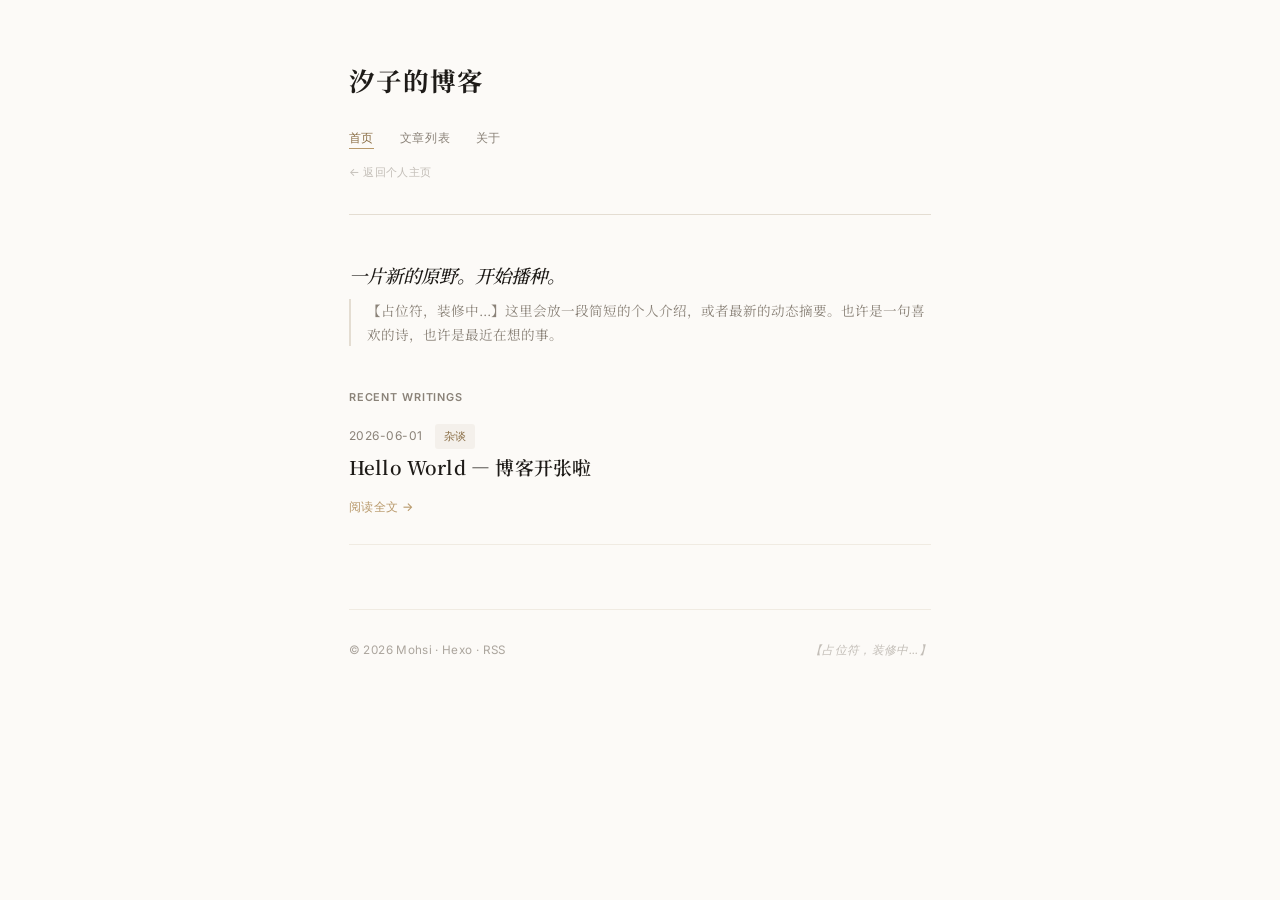
<file: blog/index.html>
<!DOCTYPE html>
<html lang="zh-CN">
<head>
  <meta charset="utf-8">
  
  <title>汐子的博客</title>
  <meta name="viewport" content="width=device-width, initial-scale=1">
  <link rel="preconnect" href="https://fonts.googleapis.com">
  <link rel="preconnect" href="https://fonts.gstatic.com" crossorigin>
  <link href="https://fonts.googleapis.com/css2?family=Noto+Serif+SC:wght@400;500;600;700&family=Inter:wght@350;400;500;600&display=swap" rel="stylesheet">
  <link rel="alternate" href="/blog/atom.xml" title="汐子的博客" type="application/atom+xml">
  <style>
  /* ============================================================
     編集長 THEME — Literary magazine aesthetic
     ============================================================ */
  :root {
    --bg:        #fcfaf7;
    --text:      #1e1b18;
    --text-soft: #4a4540;
    --text-faint:#8a8278;
    --accent:    #8b6f47;
    --accent-dim:#b8996b;
    --rule:      #e4ddd2;
    --rule-light:#f0ebe2;
    --paper:     #fefdfb;
    --code-bg:   #f5f2ec;
  }

  *, *::before, *::after { margin:0; padding:0; box-sizing:border-box; }
  html { scroll-behavior:smooth; -webkit-font-smoothing:antialiased; -moz-osx-font-smoothing:grayscale; }

  body {
    font-family: 'Noto Serif SC', 'Georgia', 'Songti SC', serif;
    background: var(--bg);
    color: var(--text);
    line-height: 1.9;
    font-size: 16px;
    font-weight: 400;
  }

  /* ── Container ── */
  .container {
    max-width: 640px;
    margin: 0 auto;
    padding: 0 1.8rem;
  }

  /* ── Masthead — all left-aligned ── */
  .masthead {
    padding: 3.5rem 0 1.8rem;
  }
  .masthead .blog-title {
    font-family: 'Noto Serif SC', serif;
    font-size: 1.6rem;
    font-weight: 700;
    color: var(--text);
    letter-spacing: 0.04em;
    text-decoration: none;
    display: block;
    margin-bottom: 1rem;
  }
  .masthead .blog-title:hover { color: var(--accent); }
  .masthead .blog-nav {
    display: flex; gap: 1.6rem; list-style: none;
    flex-wrap: wrap;
  }
  .masthead .blog-nav a {
    font-family: 'Inter', sans-serif;
    font-size: 0.78rem;
    font-weight: 500;
    color: var(--text-faint);
    text-decoration: none;
    letter-spacing: 0.05em;
    text-transform: uppercase;
    transition: color 0.2s;
    padding-bottom: 3px;
  }
  .masthead .blog-nav a:hover { color: var(--text); }
  .masthead .blog-nav a.current {
    color: var(--accent);
    border-bottom: 1.5px solid var(--accent-dim);
  }
  .masthead .back-home {
    display: inline-block; margin-top: 0.7rem;
    font-family: 'Inter', sans-serif;
    font-size: 0.7rem;
    color: var(--text-faint);
    text-decoration: none;
    letter-spacing: 0.03em;
    opacity: 0.5;
    transition: opacity 0.2s;
  }
  .masthead .back-home:hover { opacity: 1; color: var(--accent); }
  .masthead-rule {
    border: none;
    height: 1px;
    background: var(--rule);
    margin: 0 0 2.8rem;
  }

  /* ── Homepage Intro ── */
  .home-intro {
    margin-bottom: 2.6rem;
  }
  .home-intro .tagline {
    font-family: 'Noto Serif SC', serif;
    font-size: 1.15rem;
    font-weight: 500;
    color: var(--text);
    margin-bottom: 0.5rem;
    line-height: 1.7;
    font-style: italic;
  }
  .home-intro .placeholder-note {
    font-size: 0.85rem;
    color: var(--text-faint);
    line-height: 1.7;
    border-left: 2px solid var(--rule);
    padding-left: 1rem;
  }
  .section-label {
    font-family: 'Inter', sans-serif;
    font-size: 0.68rem;
    font-weight: 600;
    color: var(--text-faint);
    letter-spacing: 0.08em;
    text-transform: uppercase;
    margin-bottom: 1rem;
  }

  /* ── Article List ── */
  .post-list { list-style: none; }
  .post-item {
    padding: 1.5rem 0;
    border-bottom: 1px solid var(--rule-light);
    transition: border-color 0.2s;
  }
  .post-item:hover { border-color: var(--rule); }
  .post-item:first-child { padding-top: 0; }
  .post-meta {
    display: flex; flex-wrap: wrap; align-items: center; gap: 8px 12px;
    margin-bottom: 0.3rem;
  }
  .post-date {
    font-family: 'Inter', sans-serif;
    font-size: 0.75rem; font-weight: 400;
    color: var(--text-faint);
    letter-spacing: 0.04em;
  }
  .post-category {
    font-family: 'Inter', sans-serif;
    font-size: 0.68rem; font-weight: 500;
    color: var(--accent);
    background: rgba(139,111,71,0.07);
    padding: 2px 9px; border-radius: 3px;
    text-decoration: none;
    letter-spacing: 0.04em;
  }
  .post-category:hover { background: rgba(139,111,71,0.14); }
  .post-title {
    font-size: 1.18rem; font-weight: 600;
    line-height: 1.5; margin-bottom: 0.3rem;
    letter-spacing: 0.01em;
  }
  .post-title a {
    color: var(--text); text-decoration: none;
    background: linear-gradient(var(--accent-dim), var(--accent-dim)) left bottom / 0 1px no-repeat;
    transition: background-size 0.3s, color 0.2s;
    padding-bottom: 1px;
  }
  .post-title a:hover { background-size: 100% 1px; color: var(--accent); }
  .post-excerpt {
    font-size: 0.88rem; color: var(--text-soft);
    line-height: 1.8;
  }
  .post-excerpt p { margin-bottom: 0; }
  .read-more {
    display: inline-block; margin-top: 0.6rem;
    font-family: 'Inter', sans-serif;
    font-size: 0.75rem; font-weight: 500;
    color: var(--accent-dim); text-decoration: none;
    letter-spacing: 0.03em;
    transition: color 0.2s;
  }
  .read-more:hover { color: var(--accent); }

  /* ── Empty state ── */
  .empty-state {
    text-align: center;
    padding: 3rem 0;
    color: var(--text-faint);
    font-style: italic;
    font-size: 0.95rem;
  }

  /* ── Single Post ── */
  .single-post { padding-bottom: 3.5rem; }
  .single-post .post-header { margin-bottom: 2rem; }
  .single-post .post-title {
    font-size: 1.65rem; font-weight: 700;
    line-height: 1.45; margin-bottom: 0.5rem;
    letter-spacing: 0.02em;
  }
  .single-post .post-meta { margin-bottom: 1.5rem; }
  .single-post .post-content {
    font-size: 0.98rem; line-height: 2;
    color: var(--text);
    letter-spacing: 0.01em;
  }
  .single-post .post-content h1,
  .single-post .post-content h2,
  .single-post .post-content h3 {
    font-weight: 600; margin: 2.2rem 0 0.7rem;
    line-height: 1.45;
    letter-spacing: 0.02em;
  }
  .single-post .post-content h2 {
    font-size: 1.2rem;
    padding-bottom: 0.35rem;
    border-bottom: 1px solid var(--rule-light);
  }
  .single-post .post-content h3 { font-size: 1.05rem; }
  .single-post .post-content p { margin-bottom: 1rem; }
  .single-post .post-content ul, .single-post .post-content ol {
    margin: 0.5rem 0 1rem 1.4rem;
  }
  .single-post .post-content li { margin-bottom: 0.25rem; line-height: 1.85; }
  .single-post .post-content strong { font-weight: 600; color: #1a1714; }
  .single-post .post-content a {
    color: var(--accent); text-decoration: underline;
    text-decoration-color: var(--accent-dim);
    text-underline-offset: 4px;
    text-decoration-thickness: 1px;
  }
  .single-post .post-content a:hover { color: #6b4f2a; text-decoration-color: #6b4f2a; }
  .single-post .post-content blockquote {
    margin: 1.2rem 0; padding: 0.7rem 1.2rem;
    background: rgba(139,111,71,0.03);
    border-left: 3px solid var(--accent-dim);
    color: var(--text-soft);
    border-radius: 0 5px 5px 0;
    font-style: italic;
  }
  .single-post .post-content blockquote p:last-child { margin-bottom: 0; }
  .single-post .post-content hr {
    border: none; height: 1px;
    background: var(--rule-light); margin: 2rem 0;
  }
  .single-post .post-content code {
    font-family: 'SF Mono','Cascadia Code','Fira Code','Consolas',monospace;
    font-size: 0.84em; font-weight: 400;
    background: rgba(0,0,0,0.04);
    padding: 2px 6px; border-radius: 3px;
  }
  .single-post .post-content pre {
    background: var(--code-bg);
    padding: 1.1rem 1.3rem; border-radius: 8px;
    overflow-x: auto; margin: 1.2rem 0;
    border: 1px solid var(--rule);
  }
  .single-post .post-content pre code {
    background: none; padding: 0; font-size: 0.81rem;
    line-height: 1.75;
  }
  .single-post .post-content img {
    max-width: 100%; border-radius: 6px;
    margin: 1rem 0;
  }
  .single-post .post-tags {
    margin-top: 2rem; display: flex; flex-wrap: wrap; gap: 6px;
  }
  .single-post .post-tags a {
    font-family: 'Inter', sans-serif;
    font-size: 0.72rem; color: var(--text-faint);
    text-decoration: none;
    padding: 3px 10px;
    background: var(--paper);
    border: 1px solid var(--rule);
    border-radius: 4px;
    transition: all 0.2s;
  }
  .single-post .post-tags a:hover {
    border-color: var(--accent-dim);
    color: var(--accent);
  }

  /* ── Post Navigation ── */
  .post-nav {
    display: flex; justify-content: space-between; gap: 1rem;
    margin-top: 2.2rem; padding-top: 1.3rem;
    border-top: 1px solid var(--rule-light);
    font-family: 'Inter', sans-serif;
    font-size: 0.8rem;
  }
  .post-nav a { color: var(--accent-dim); text-decoration: none; transition: color 0.2s; }
  .post-nav a:hover { color: var(--accent); }
  .post-nav .prev, .post-nav .next { max-width: 48%; }

  /* ── Static Page ── */
  .static-page { padding-bottom: 3.5rem; }
  .static-page h1 {
    font-size: 1.65rem; font-weight: 700;
    margin-bottom: 1.5rem; line-height: 1.45;
    letter-spacing: 0.02em;
  }
  .static-page .page-content {
    font-size: 0.98rem; line-height: 2;
    color: var(--text);
    letter-spacing: 0.01em;
  }
  .static-page .page-content p { margin-bottom: 1rem; }
  .static-page .page-content a {
    color: var(--accent); text-decoration: underline;
    text-decoration-color: var(--accent-dim);
    text-underline-offset: 4px;
  }
  .static-page .page-content h2 {
    font-size: 1.15rem; font-weight: 600;
    margin: 2rem 0 0.5rem;
    padding-bottom: 0.3rem;
    border-bottom: 1px solid var(--rule-light);
  }

  /* ── Archive Page ── */
  .archive-year {
    font-size: 1.1rem; font-weight: 600;
    color: var(--text);
    margin: 2rem 0 0.7rem;
    padding-bottom: 0.3rem;
    border-bottom: 1px solid var(--rule);
    letter-spacing: 0.02em;
  }
  .archive-item {
    display: flex; align-items: baseline; gap: 1rem;
    padding: 0.45rem 0;
  }
  .archive-item .archive-date {
    font-family: 'Inter', sans-serif;
    font-size: 0.75rem; color: var(--text-faint);
    white-space: nowrap; min-width: 64px;
  }
  .archive-item a {
    color: var(--text); text-decoration: none;
    font-size: 0.93rem;
    transition: color 0.2s;
  }
  .archive-item a:hover { color: var(--accent); }

  /* ── Pagination ── */
  .pagination {
    display: flex; justify-content: center; gap: 6px;
    margin-top: 2.2rem; padding-top: 1.3rem;
    border-top: 1px solid var(--rule-light);
    font-family: 'Inter', sans-serif; font-size: 0.82rem;
  }
  .pagination a, .pagination span {
    display: inline-flex; align-items: center; justify-content: center;
    min-width: 2rem; height: 2rem; padding: 0 8px;
    text-decoration: none; border-radius: 4px;
    color: var(--text-soft);
  }
  .pagination a:hover { background: var(--rule-light); }
  .pagination span.current {
    background: var(--accent); color: #fff; font-weight: 600;
    box-shadow: 0 1px 3px rgba(139,111,71,0.2);
  }

  /* ── Footer ── */
  .site-footer {
    margin-top: 4rem; padding: 1.8rem 0 3rem;
    border-top: 1px solid var(--rule-light);
    font-family: 'Inter', sans-serif;
    font-size: 0.73rem; color: var(--text-faint);
    letter-spacing: 0.03em;
    display: flex; justify-content: space-between;
    align-items: flex-start; flex-wrap: wrap; gap: 1rem;
  }
  .site-footer a { color: var(--text-faint); text-decoration: none; transition: color 0.2s; }
  .site-footer a:hover { color: var(--accent); }
  .site-footer .footer-left { opacity: 0.7; }
  .site-footer .footer-right { opacity: 0.5; font-style: italic; }

  /* ── Responsive ── */
  @media (max-width: 600px) {
    .container { padding: 0 1.2rem; }
    .masthead { padding: 2.5rem 0 1.5rem; }
    .masthead .blog-title { font-size: 1.35rem; }
    .masthead .blog-nav { gap: 1.1rem; }
    .single-post .post-title { font-size: 1.35rem; }
    .site-footer { flex-direction: column; gap: 0.5rem; }
  }
  </style>
<meta name="generator" content="Hexo 7.3.0"></head>

<body>
  <div class="container">
    <header class="masthead">
  <a class="blog-title" href="/blog/">汐子的博客</a>
  <nav>
    <ul class="blog-nav">
      <li><a href="/blog/" class="current">首页</a></li>
      <li><a href="/blog/archives" >文章列表</a></li>
      <li><a href="/blog/about" >关于</a></li>
    </ul>
    </ul>
    <a class="back-home" href="https://mohsichi.github.io/">← 返回个人主页</a>
  </nav>
</header>
<hr class="masthead-rule">

    <!-- Homepage Intro -->
<div class="home-intro">
  <p class="tagline">一片新的原野。开始播种。</p>
  <p class="placeholder-note">【占位符，装修中...】这里会放一段简短的个人介绍，或者最新的动态摘要。也许是一句喜欢的诗，也许是最近在想的事。</p>
</div>

<div class="section-label">Recent writings</div>

  <ul class="post-list">
    
      
  <li class="post-item">
    <div class="post-meta">
      <time class="post-date">2026-06-01</time>
      
        
          <a class="post-category" href="/blog/categories/%E6%9D%82%E8%B0%88/">杂谈</a>
        
      
    </div>
    <h2 class="post-title">
      <a href="/blog/2026/06/01/hello-world-%E5%8D%9A%E5%AE%A2%E5%BC%80%E5%BC%A0/">Hello World — 博客开张啦</a>
    </h2>
    
    <a class="read-more" href="/blog/2026/06/01/hello-world-%E5%8D%9A%E5%AE%A2%E5%BC%80%E5%BC%A0/">阅读全文 →</a>
  </li>


    
  </ul>




    <footer class="site-footer">
  <span class="footer-left">© 2026 <a href="https://mohsichi.github.io/">Mohsi</a> · <a target="_blank" rel="noopener" href="https://hexo.io/">Hexo</a> · <a href="/blog/atom.xml">RSS</a></span>
  <span class="footer-right">【占位符，装修中...】</span>
</footer>

  </div>
</body>
</html>
</file>
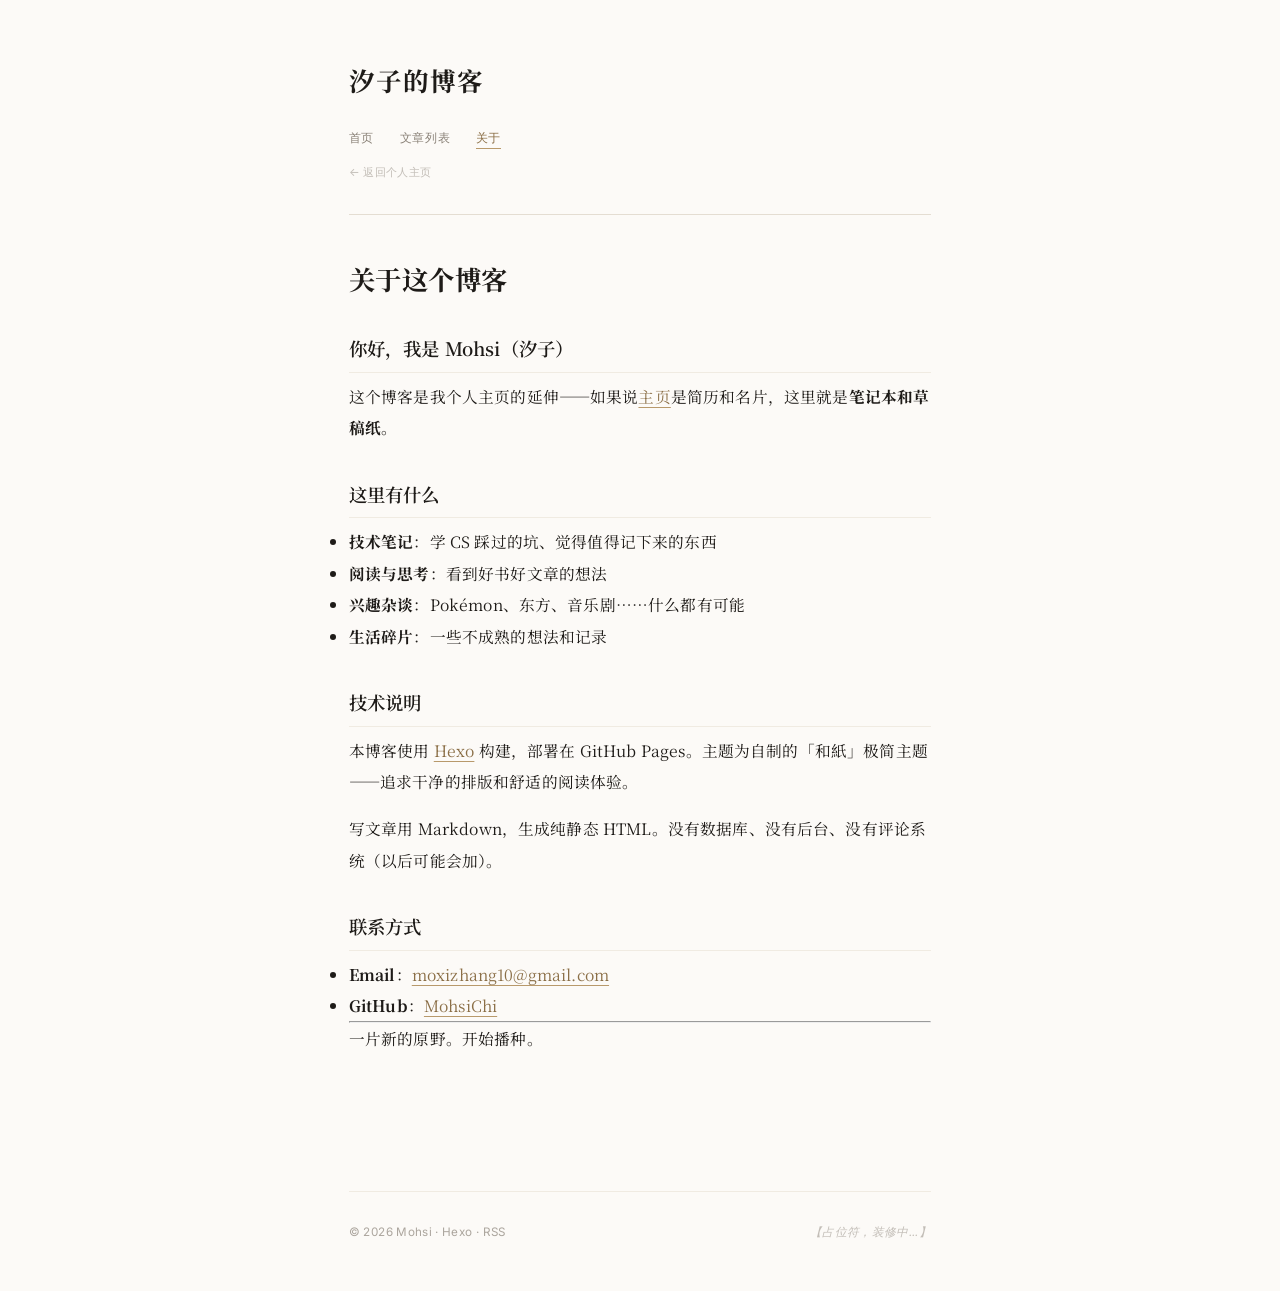
<file: blog/about/index.html>
<!DOCTYPE html>
<html lang="zh-CN">
<head>
  <meta charset="utf-8">
  
  <title>关于这个博客 | 汐子的博客</title>
  <meta name="viewport" content="width=device-width, initial-scale=1">
  <link rel="preconnect" href="https://fonts.googleapis.com">
  <link rel="preconnect" href="https://fonts.gstatic.com" crossorigin>
  <link href="https://fonts.googleapis.com/css2?family=Noto+Serif+SC:wght@400;500;600;700&family=Inter:wght@350;400;500;600&display=swap" rel="stylesheet">
  <link rel="alternate" href="/blog/atom.xml" title="汐子的博客" type="application/atom+xml">
  <style>
  /* ============================================================
     編集長 THEME — Literary magazine aesthetic
     ============================================================ */
  :root {
    --bg:        #fcfaf7;
    --text:      #1e1b18;
    --text-soft: #4a4540;
    --text-faint:#8a8278;
    --accent:    #8b6f47;
    --accent-dim:#b8996b;
    --rule:      #e4ddd2;
    --rule-light:#f0ebe2;
    --paper:     #fefdfb;
    --code-bg:   #f5f2ec;
  }

  *, *::before, *::after { margin:0; padding:0; box-sizing:border-box; }
  html { scroll-behavior:smooth; -webkit-font-smoothing:antialiased; -moz-osx-font-smoothing:grayscale; }

  body {
    font-family: 'Noto Serif SC', 'Georgia', 'Songti SC', serif;
    background: var(--bg);
    color: var(--text);
    line-height: 1.9;
    font-size: 16px;
    font-weight: 400;
  }

  /* ── Container ── */
  .container {
    max-width: 640px;
    margin: 0 auto;
    padding: 0 1.8rem;
  }

  /* ── Masthead — all left-aligned ── */
  .masthead {
    padding: 3.5rem 0 1.8rem;
  }
  .masthead .blog-title {
    font-family: 'Noto Serif SC', serif;
    font-size: 1.6rem;
    font-weight: 700;
    color: var(--text);
    letter-spacing: 0.04em;
    text-decoration: none;
    display: block;
    margin-bottom: 1rem;
  }
  .masthead .blog-title:hover { color: var(--accent); }
  .masthead .blog-nav {
    display: flex; gap: 1.6rem; list-style: none;
    flex-wrap: wrap;
  }
  .masthead .blog-nav a {
    font-family: 'Inter', sans-serif;
    font-size: 0.78rem;
    font-weight: 500;
    color: var(--text-faint);
    text-decoration: none;
    letter-spacing: 0.05em;
    text-transform: uppercase;
    transition: color 0.2s;
    padding-bottom: 3px;
  }
  .masthead .blog-nav a:hover { color: var(--text); }
  .masthead .blog-nav a.current {
    color: var(--accent);
    border-bottom: 1.5px solid var(--accent-dim);
  }
  .masthead .back-home {
    display: inline-block; margin-top: 0.7rem;
    font-family: 'Inter', sans-serif;
    font-size: 0.7rem;
    color: var(--text-faint);
    text-decoration: none;
    letter-spacing: 0.03em;
    opacity: 0.5;
    transition: opacity 0.2s;
  }
  .masthead .back-home:hover { opacity: 1; color: var(--accent); }
  .masthead-rule {
    border: none;
    height: 1px;
    background: var(--rule);
    margin: 0 0 2.8rem;
  }

  /* ── Homepage Intro ── */
  .home-intro {
    margin-bottom: 2.6rem;
  }
  .home-intro .tagline {
    font-family: 'Noto Serif SC', serif;
    font-size: 1.15rem;
    font-weight: 500;
    color: var(--text);
    margin-bottom: 0.5rem;
    line-height: 1.7;
    font-style: italic;
  }
  .home-intro .placeholder-note {
    font-size: 0.85rem;
    color: var(--text-faint);
    line-height: 1.7;
    border-left: 2px solid var(--rule);
    padding-left: 1rem;
  }
  .section-label {
    font-family: 'Inter', sans-serif;
    font-size: 0.68rem;
    font-weight: 600;
    color: var(--text-faint);
    letter-spacing: 0.08em;
    text-transform: uppercase;
    margin-bottom: 1rem;
  }

  /* ── Article List ── */
  .post-list { list-style: none; }
  .post-item {
    padding: 1.5rem 0;
    border-bottom: 1px solid var(--rule-light);
    transition: border-color 0.2s;
  }
  .post-item:hover { border-color: var(--rule); }
  .post-item:first-child { padding-top: 0; }
  .post-meta {
    display: flex; flex-wrap: wrap; align-items: center; gap: 8px 12px;
    margin-bottom: 0.3rem;
  }
  .post-date {
    font-family: 'Inter', sans-serif;
    font-size: 0.75rem; font-weight: 400;
    color: var(--text-faint);
    letter-spacing: 0.04em;
  }
  .post-category {
    font-family: 'Inter', sans-serif;
    font-size: 0.68rem; font-weight: 500;
    color: var(--accent);
    background: rgba(139,111,71,0.07);
    padding: 2px 9px; border-radius: 3px;
    text-decoration: none;
    letter-spacing: 0.04em;
  }
  .post-category:hover { background: rgba(139,111,71,0.14); }
  .post-title {
    font-size: 1.18rem; font-weight: 600;
    line-height: 1.5; margin-bottom: 0.3rem;
    letter-spacing: 0.01em;
  }
  .post-title a {
    color: var(--text); text-decoration: none;
    background: linear-gradient(var(--accent-dim), var(--accent-dim)) left bottom / 0 1px no-repeat;
    transition: background-size 0.3s, color 0.2s;
    padding-bottom: 1px;
  }
  .post-title a:hover { background-size: 100% 1px; color: var(--accent); }
  .post-excerpt {
    font-size: 0.88rem; color: var(--text-soft);
    line-height: 1.8;
  }
  .post-excerpt p { margin-bottom: 0; }
  .read-more {
    display: inline-block; margin-top: 0.6rem;
    font-family: 'Inter', sans-serif;
    font-size: 0.75rem; font-weight: 500;
    color: var(--accent-dim); text-decoration: none;
    letter-spacing: 0.03em;
    transition: color 0.2s;
  }
  .read-more:hover { color: var(--accent); }

  /* ── Empty state ── */
  .empty-state {
    text-align: center;
    padding: 3rem 0;
    color: var(--text-faint);
    font-style: italic;
    font-size: 0.95rem;
  }

  /* ── Single Post ── */
  .single-post { padding-bottom: 3.5rem; }
  .single-post .post-header { margin-bottom: 2rem; }
  .single-post .post-title {
    font-size: 1.65rem; font-weight: 700;
    line-height: 1.45; margin-bottom: 0.5rem;
    letter-spacing: 0.02em;
  }
  .single-post .post-meta { margin-bottom: 1.5rem; }
  .single-post .post-content {
    font-size: 0.98rem; line-height: 2;
    color: var(--text);
    letter-spacing: 0.01em;
  }
  .single-post .post-content h1,
  .single-post .post-content h2,
  .single-post .post-content h3 {
    font-weight: 600; margin: 2.2rem 0 0.7rem;
    line-height: 1.45;
    letter-spacing: 0.02em;
  }
  .single-post .post-content h2 {
    font-size: 1.2rem;
    padding-bottom: 0.35rem;
    border-bottom: 1px solid var(--rule-light);
  }
  .single-post .post-content h3 { font-size: 1.05rem; }
  .single-post .post-content p { margin-bottom: 1rem; }
  .single-post .post-content ul, .single-post .post-content ol {
    margin: 0.5rem 0 1rem 1.4rem;
  }
  .single-post .post-content li { margin-bottom: 0.25rem; line-height: 1.85; }
  .single-post .post-content strong { font-weight: 600; color: #1a1714; }
  .single-post .post-content a {
    color: var(--accent); text-decoration: underline;
    text-decoration-color: var(--accent-dim);
    text-underline-offset: 4px;
    text-decoration-thickness: 1px;
  }
  .single-post .post-content a:hover { color: #6b4f2a; text-decoration-color: #6b4f2a; }
  .single-post .post-content blockquote {
    margin: 1.2rem 0; padding: 0.7rem 1.2rem;
    background: rgba(139,111,71,0.03);
    border-left: 3px solid var(--accent-dim);
    color: var(--text-soft);
    border-radius: 0 5px 5px 0;
    font-style: italic;
  }
  .single-post .post-content blockquote p:last-child { margin-bottom: 0; }
  .single-post .post-content hr {
    border: none; height: 1px;
    background: var(--rule-light); margin: 2rem 0;
  }
  .single-post .post-content code {
    font-family: 'SF Mono','Cascadia Code','Fira Code','Consolas',monospace;
    font-size: 0.84em; font-weight: 400;
    background: rgba(0,0,0,0.04);
    padding: 2px 6px; border-radius: 3px;
  }
  .single-post .post-content pre {
    background: var(--code-bg);
    padding: 1.1rem 1.3rem; border-radius: 8px;
    overflow-x: auto; margin: 1.2rem 0;
    border: 1px solid var(--rule);
  }
  .single-post .post-content pre code {
    background: none; padding: 0; font-size: 0.81rem;
    line-height: 1.75;
  }
  .single-post .post-content img {
    max-width: 100%; border-radius: 6px;
    margin: 1rem 0;
  }
  .single-post .post-tags {
    margin-top: 2rem; display: flex; flex-wrap: wrap; gap: 6px;
  }
  .single-post .post-tags a {
    font-family: 'Inter', sans-serif;
    font-size: 0.72rem; color: var(--text-faint);
    text-decoration: none;
    padding: 3px 10px;
    background: var(--paper);
    border: 1px solid var(--rule);
    border-radius: 4px;
    transition: all 0.2s;
  }
  .single-post .post-tags a:hover {
    border-color: var(--accent-dim);
    color: var(--accent);
  }

  /* ── Post Navigation ── */
  .post-nav {
    display: flex; justify-content: space-between; gap: 1rem;
    margin-top: 2.2rem; padding-top: 1.3rem;
    border-top: 1px solid var(--rule-light);
    font-family: 'Inter', sans-serif;
    font-size: 0.8rem;
  }
  .post-nav a { color: var(--accent-dim); text-decoration: none; transition: color 0.2s; }
  .post-nav a:hover { color: var(--accent); }
  .post-nav .prev, .post-nav .next { max-width: 48%; }

  /* ── Static Page ── */
  .static-page { padding-bottom: 3.5rem; }
  .static-page h1 {
    font-size: 1.65rem; font-weight: 700;
    margin-bottom: 1.5rem; line-height: 1.45;
    letter-spacing: 0.02em;
  }
  .static-page .page-content {
    font-size: 0.98rem; line-height: 2;
    color: var(--text);
    letter-spacing: 0.01em;
  }
  .static-page .page-content p { margin-bottom: 1rem; }
  .static-page .page-content a {
    color: var(--accent); text-decoration: underline;
    text-decoration-color: var(--accent-dim);
    text-underline-offset: 4px;
  }
  .static-page .page-content h2 {
    font-size: 1.15rem; font-weight: 600;
    margin: 2rem 0 0.5rem;
    padding-bottom: 0.3rem;
    border-bottom: 1px solid var(--rule-light);
  }

  /* ── Archive Page ── */
  .archive-year {
    font-size: 1.1rem; font-weight: 600;
    color: var(--text);
    margin: 2rem 0 0.7rem;
    padding-bottom: 0.3rem;
    border-bottom: 1px solid var(--rule);
    letter-spacing: 0.02em;
  }
  .archive-item {
    display: flex; align-items: baseline; gap: 1rem;
    padding: 0.45rem 0;
  }
  .archive-item .archive-date {
    font-family: 'Inter', sans-serif;
    font-size: 0.75rem; color: var(--text-faint);
    white-space: nowrap; min-width: 64px;
  }
  .archive-item a {
    color: var(--text); text-decoration: none;
    font-size: 0.93rem;
    transition: color 0.2s;
  }
  .archive-item a:hover { color: var(--accent); }

  /* ── Pagination ── */
  .pagination {
    display: flex; justify-content: center; gap: 6px;
    margin-top: 2.2rem; padding-top: 1.3rem;
    border-top: 1px solid var(--rule-light);
    font-family: 'Inter', sans-serif; font-size: 0.82rem;
  }
  .pagination a, .pagination span {
    display: inline-flex; align-items: center; justify-content: center;
    min-width: 2rem; height: 2rem; padding: 0 8px;
    text-decoration: none; border-radius: 4px;
    color: var(--text-soft);
  }
  .pagination a:hover { background: var(--rule-light); }
  .pagination span.current {
    background: var(--accent); color: #fff; font-weight: 600;
    box-shadow: 0 1px 3px rgba(139,111,71,0.2);
  }

  /* ── Footer ── */
  .site-footer {
    margin-top: 4rem; padding: 1.8rem 0 3rem;
    border-top: 1px solid var(--rule-light);
    font-family: 'Inter', sans-serif;
    font-size: 0.73rem; color: var(--text-faint);
    letter-spacing: 0.03em;
    display: flex; justify-content: space-between;
    align-items: flex-start; flex-wrap: wrap; gap: 1rem;
  }
  .site-footer a { color: var(--text-faint); text-decoration: none; transition: color 0.2s; }
  .site-footer a:hover { color: var(--accent); }
  .site-footer .footer-left { opacity: 0.7; }
  .site-footer .footer-right { opacity: 0.5; font-style: italic; }

  /* ── Responsive ── */
  @media (max-width: 600px) {
    .container { padding: 0 1.2rem; }
    .masthead { padding: 2.5rem 0 1.5rem; }
    .masthead .blog-title { font-size: 1.35rem; }
    .masthead .blog-nav { gap: 1.1rem; }
    .single-post .post-title { font-size: 1.35rem; }
    .site-footer { flex-direction: column; gap: 0.5rem; }
  }
  </style>
<meta name="generator" content="Hexo 7.3.0"></head>

<body>
  <div class="container">
    <header class="masthead">
  <a class="blog-title" href="/blog/">汐子的博客</a>
  <nav>
    <ul class="blog-nav">
      <li><a href="/blog/" >首页</a></li>
      <li><a href="/blog/archives" >文章列表</a></li>
      <li><a href="/blog/about" class="current">关于</a></li>
    </ul>
    </ul>
    <a class="back-home" href="https://mohsichi.github.io/">← 返回个人主页</a>
  </nav>
</header>
<hr class="masthead-rule">

    <div class="static-page">
  <h1>关于这个博客</h1>
  <div class="page-content">
    <h2 id="你好，我是-Mohsi（汐子）"><a href="#你好，我是-Mohsi（汐子）" class="headerlink" title="你好，我是 Mohsi（汐子）"></a>你好，我是 Mohsi（汐子）</h2><p>这个博客是我个人主页的延伸——如果说<a href="https://mohsichi.github.io/">主页</a>是简历和名片，这里就是<strong>笔记本和草稿纸</strong>。</p>
<h2 id="这里有什么"><a href="#这里有什么" class="headerlink" title="这里有什么"></a>这里有什么</h2><ul>
<li><strong>技术笔记</strong>：学 CS 踩过的坑、觉得值得记下来的东西</li>
<li><strong>阅读与思考</strong>：看到好书好文章的想法</li>
<li><strong>兴趣杂谈</strong>：Pokémon、东方、音乐剧……什么都有可能</li>
<li><strong>生活碎片</strong>：一些不成熟的想法和记录</li>
</ul>
<h2 id="技术说明"><a href="#技术说明" class="headerlink" title="技术说明"></a>技术说明</h2><p>本博客使用 <a target="_blank" rel="noopener" href="https://hexo.io/">Hexo</a> 构建，部署在 GitHub Pages。主题为自制的「和紙」极简主题——追求干净的排版和舒适的阅读体验。</p>
<p>写文章用 Markdown，生成纯静态 HTML。没有数据库、没有后台、没有评论系统（以后可能会加）。</p>
<h2 id="联系方式"><a href="#联系方式" class="headerlink" title="联系方式"></a>联系方式</h2><ul>
<li><strong>Email</strong>：<a href="mailto:&#x6d;&#111;&#120;&#x69;&#122;&#x68;&#x61;&#110;&#x67;&#x31;&#x30;&#64;&#103;&#x6d;&#97;&#105;&#108;&#46;&#x63;&#x6f;&#x6d;">&#x6d;&#111;&#120;&#x69;&#122;&#x68;&#x61;&#110;&#x67;&#x31;&#x30;&#64;&#103;&#x6d;&#97;&#105;&#108;&#46;&#x63;&#x6f;&#x6d;</a></li>
<li><strong>GitHub</strong>：<a target="_blank" rel="noopener" href="https://github.com/MohsiChi">MohsiChi</a></li>
</ul>
<hr>
<blockquote>
<p>一片新的原野。开始播种。</p>
</blockquote>

  </div>
</div>

    <footer class="site-footer">
  <span class="footer-left">© 2026 <a href="https://mohsichi.github.io/">Mohsi</a> · <a target="_blank" rel="noopener" href="https://hexo.io/">Hexo</a> · <a href="/blog/atom.xml">RSS</a></span>
  <span class="footer-right">【占位符，装修中...】</span>
</footer>

  </div>
</body>
</html>
</file>
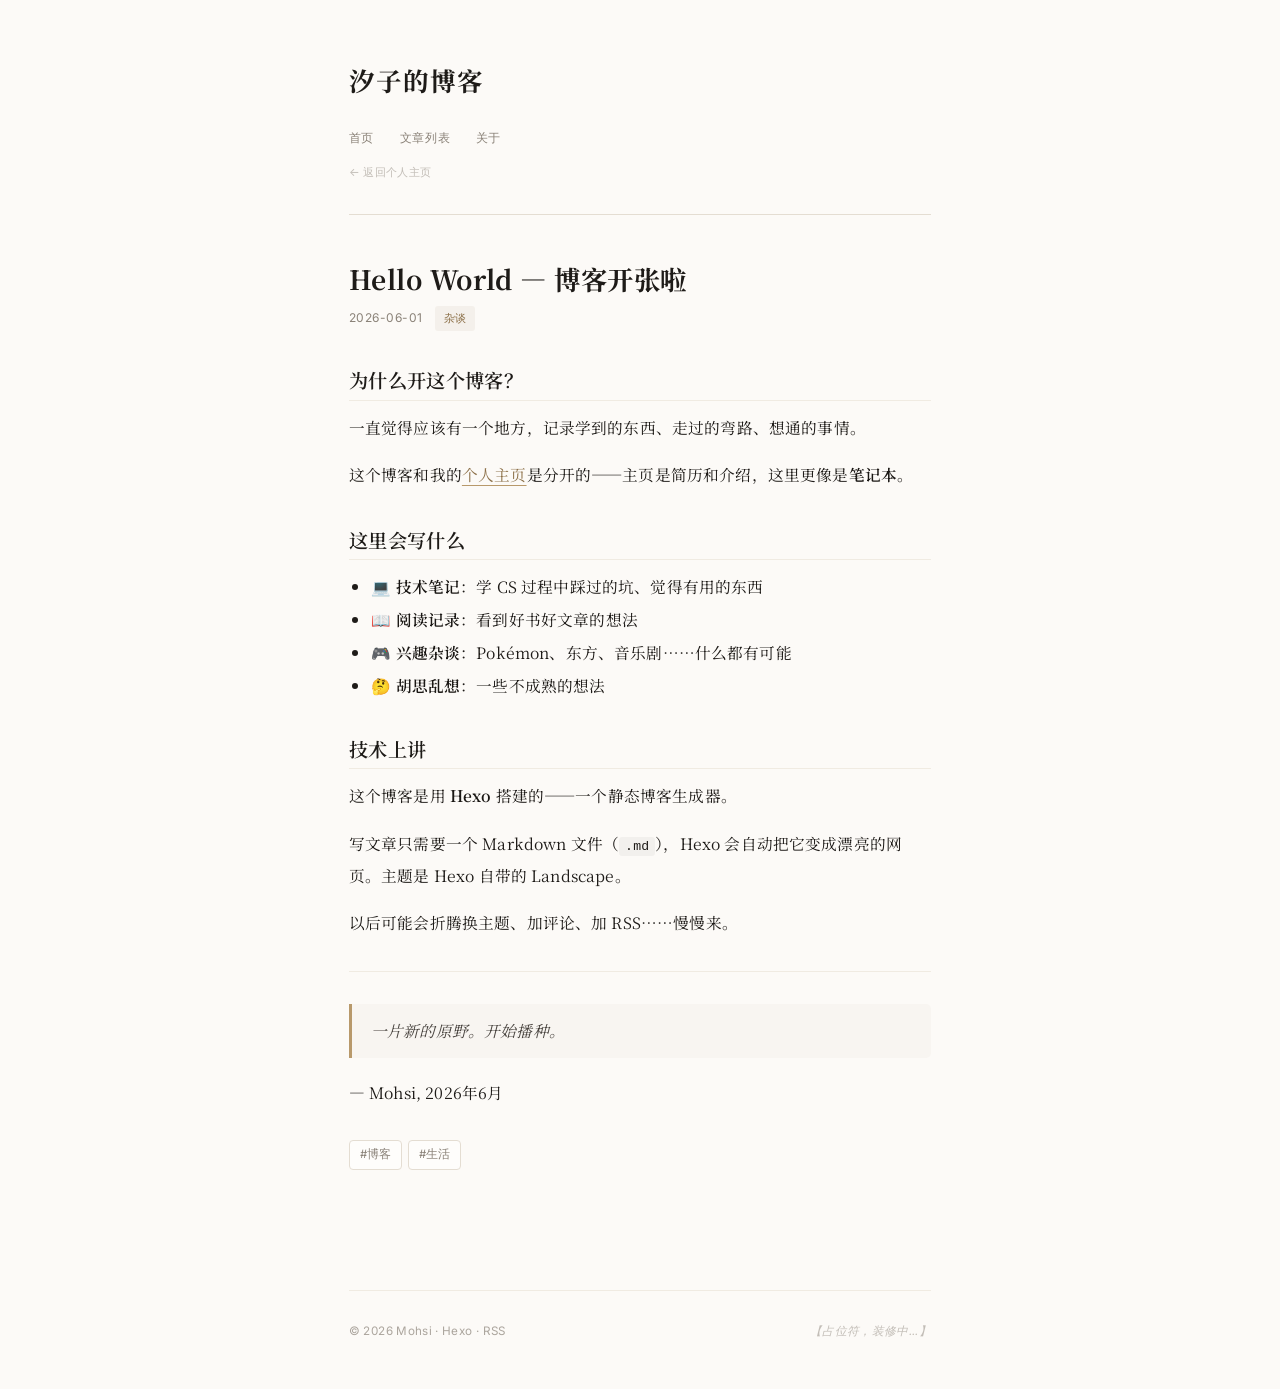
<file: blog/2026/06/01/hello-world-博客开张/index.html>
<!DOCTYPE html>
<html lang="zh-CN">
<head>
  <meta charset="utf-8">
  
  <title>Hello World — 博客开张啦 | 汐子的博客</title>
  <meta name="viewport" content="width=device-width, initial-scale=1">
  <link rel="preconnect" href="https://fonts.googleapis.com">
  <link rel="preconnect" href="https://fonts.gstatic.com" crossorigin>
  <link href="https://fonts.googleapis.com/css2?family=Noto+Serif+SC:wght@400;500;600;700&family=Inter:wght@350;400;500;600&display=swap" rel="stylesheet">
  <link rel="alternate" href="/blog/atom.xml" title="汐子的博客" type="application/atom+xml">
  <style>
  /* ============================================================
     編集長 THEME — Literary magazine aesthetic
     ============================================================ */
  :root {
    --bg:        #fcfaf7;
    --text:      #1e1b18;
    --text-soft: #4a4540;
    --text-faint:#8a8278;
    --accent:    #8b6f47;
    --accent-dim:#b8996b;
    --rule:      #e4ddd2;
    --rule-light:#f0ebe2;
    --paper:     #fefdfb;
    --code-bg:   #f5f2ec;
  }

  *, *::before, *::after { margin:0; padding:0; box-sizing:border-box; }
  html { scroll-behavior:smooth; -webkit-font-smoothing:antialiased; -moz-osx-font-smoothing:grayscale; }

  body {
    font-family: 'Noto Serif SC', 'Georgia', 'Songti SC', serif;
    background: var(--bg);
    color: var(--text);
    line-height: 1.9;
    font-size: 16px;
    font-weight: 400;
  }

  /* ── Container ── */
  .container {
    max-width: 640px;
    margin: 0 auto;
    padding: 0 1.8rem;
  }

  /* ── Masthead — all left-aligned ── */
  .masthead {
    padding: 3.5rem 0 1.8rem;
  }
  .masthead .blog-title {
    font-family: 'Noto Serif SC', serif;
    font-size: 1.6rem;
    font-weight: 700;
    color: var(--text);
    letter-spacing: 0.04em;
    text-decoration: none;
    display: block;
    margin-bottom: 1rem;
  }
  .masthead .blog-title:hover { color: var(--accent); }
  .masthead .blog-nav {
    display: flex; gap: 1.6rem; list-style: none;
    flex-wrap: wrap;
  }
  .masthead .blog-nav a {
    font-family: 'Inter', sans-serif;
    font-size: 0.78rem;
    font-weight: 500;
    color: var(--text-faint);
    text-decoration: none;
    letter-spacing: 0.05em;
    text-transform: uppercase;
    transition: color 0.2s;
    padding-bottom: 3px;
  }
  .masthead .blog-nav a:hover { color: var(--text); }
  .masthead .blog-nav a.current {
    color: var(--accent);
    border-bottom: 1.5px solid var(--accent-dim);
  }
  .masthead .back-home {
    display: inline-block; margin-top: 0.7rem;
    font-family: 'Inter', sans-serif;
    font-size: 0.7rem;
    color: var(--text-faint);
    text-decoration: none;
    letter-spacing: 0.03em;
    opacity: 0.5;
    transition: opacity 0.2s;
  }
  .masthead .back-home:hover { opacity: 1; color: var(--accent); }
  .masthead-rule {
    border: none;
    height: 1px;
    background: var(--rule);
    margin: 0 0 2.8rem;
  }

  /* ── Homepage Intro ── */
  .home-intro {
    margin-bottom: 2.6rem;
  }
  .home-intro .tagline {
    font-family: 'Noto Serif SC', serif;
    font-size: 1.15rem;
    font-weight: 500;
    color: var(--text);
    margin-bottom: 0.5rem;
    line-height: 1.7;
    font-style: italic;
  }
  .home-intro .placeholder-note {
    font-size: 0.85rem;
    color: var(--text-faint);
    line-height: 1.7;
    border-left: 2px solid var(--rule);
    padding-left: 1rem;
  }
  .section-label {
    font-family: 'Inter', sans-serif;
    font-size: 0.68rem;
    font-weight: 600;
    color: var(--text-faint);
    letter-spacing: 0.08em;
    text-transform: uppercase;
    margin-bottom: 1rem;
  }

  /* ── Article List ── */
  .post-list { list-style: none; }
  .post-item {
    padding: 1.5rem 0;
    border-bottom: 1px solid var(--rule-light);
    transition: border-color 0.2s;
  }
  .post-item:hover { border-color: var(--rule); }
  .post-item:first-child { padding-top: 0; }
  .post-meta {
    display: flex; flex-wrap: wrap; align-items: center; gap: 8px 12px;
    margin-bottom: 0.3rem;
  }
  .post-date {
    font-family: 'Inter', sans-serif;
    font-size: 0.75rem; font-weight: 400;
    color: var(--text-faint);
    letter-spacing: 0.04em;
  }
  .post-category {
    font-family: 'Inter', sans-serif;
    font-size: 0.68rem; font-weight: 500;
    color: var(--accent);
    background: rgba(139,111,71,0.07);
    padding: 2px 9px; border-radius: 3px;
    text-decoration: none;
    letter-spacing: 0.04em;
  }
  .post-category:hover { background: rgba(139,111,71,0.14); }
  .post-title {
    font-size: 1.18rem; font-weight: 600;
    line-height: 1.5; margin-bottom: 0.3rem;
    letter-spacing: 0.01em;
  }
  .post-title a {
    color: var(--text); text-decoration: none;
    background: linear-gradient(var(--accent-dim), var(--accent-dim)) left bottom / 0 1px no-repeat;
    transition: background-size 0.3s, color 0.2s;
    padding-bottom: 1px;
  }
  .post-title a:hover { background-size: 100% 1px; color: var(--accent); }
  .post-excerpt {
    font-size: 0.88rem; color: var(--text-soft);
    line-height: 1.8;
  }
  .post-excerpt p { margin-bottom: 0; }
  .read-more {
    display: inline-block; margin-top: 0.6rem;
    font-family: 'Inter', sans-serif;
    font-size: 0.75rem; font-weight: 500;
    color: var(--accent-dim); text-decoration: none;
    letter-spacing: 0.03em;
    transition: color 0.2s;
  }
  .read-more:hover { color: var(--accent); }

  /* ── Empty state ── */
  .empty-state {
    text-align: center;
    padding: 3rem 0;
    color: var(--text-faint);
    font-style: italic;
    font-size: 0.95rem;
  }

  /* ── Single Post ── */
  .single-post { padding-bottom: 3.5rem; }
  .single-post .post-header { margin-bottom: 2rem; }
  .single-post .post-title {
    font-size: 1.65rem; font-weight: 700;
    line-height: 1.45; margin-bottom: 0.5rem;
    letter-spacing: 0.02em;
  }
  .single-post .post-meta { margin-bottom: 1.5rem; }
  .single-post .post-content {
    font-size: 0.98rem; line-height: 2;
    color: var(--text);
    letter-spacing: 0.01em;
  }
  .single-post .post-content h1,
  .single-post .post-content h2,
  .single-post .post-content h3 {
    font-weight: 600; margin: 2.2rem 0 0.7rem;
    line-height: 1.45;
    letter-spacing: 0.02em;
  }
  .single-post .post-content h2 {
    font-size: 1.2rem;
    padding-bottom: 0.35rem;
    border-bottom: 1px solid var(--rule-light);
  }
  .single-post .post-content h3 { font-size: 1.05rem; }
  .single-post .post-content p { margin-bottom: 1rem; }
  .single-post .post-content ul, .single-post .post-content ol {
    margin: 0.5rem 0 1rem 1.4rem;
  }
  .single-post .post-content li { margin-bottom: 0.25rem; line-height: 1.85; }
  .single-post .post-content strong { font-weight: 600; color: #1a1714; }
  .single-post .post-content a {
    color: var(--accent); text-decoration: underline;
    text-decoration-color: var(--accent-dim);
    text-underline-offset: 4px;
    text-decoration-thickness: 1px;
  }
  .single-post .post-content a:hover { color: #6b4f2a; text-decoration-color: #6b4f2a; }
  .single-post .post-content blockquote {
    margin: 1.2rem 0; padding: 0.7rem 1.2rem;
    background: rgba(139,111,71,0.03);
    border-left: 3px solid var(--accent-dim);
    color: var(--text-soft);
    border-radius: 0 5px 5px 0;
    font-style: italic;
  }
  .single-post .post-content blockquote p:last-child { margin-bottom: 0; }
  .single-post .post-content hr {
    border: none; height: 1px;
    background: var(--rule-light); margin: 2rem 0;
  }
  .single-post .post-content code {
    font-family: 'SF Mono','Cascadia Code','Fira Code','Consolas',monospace;
    font-size: 0.84em; font-weight: 400;
    background: rgba(0,0,0,0.04);
    padding: 2px 6px; border-radius: 3px;
  }
  .single-post .post-content pre {
    background: var(--code-bg);
    padding: 1.1rem 1.3rem; border-radius: 8px;
    overflow-x: auto; margin: 1.2rem 0;
    border: 1px solid var(--rule);
  }
  .single-post .post-content pre code {
    background: none; padding: 0; font-size: 0.81rem;
    line-height: 1.75;
  }
  .single-post .post-content img {
    max-width: 100%; border-radius: 6px;
    margin: 1rem 0;
  }
  .single-post .post-tags {
    margin-top: 2rem; display: flex; flex-wrap: wrap; gap: 6px;
  }
  .single-post .post-tags a {
    font-family: 'Inter', sans-serif;
    font-size: 0.72rem; color: var(--text-faint);
    text-decoration: none;
    padding: 3px 10px;
    background: var(--paper);
    border: 1px solid var(--rule);
    border-radius: 4px;
    transition: all 0.2s;
  }
  .single-post .post-tags a:hover {
    border-color: var(--accent-dim);
    color: var(--accent);
  }

  /* ── Post Navigation ── */
  .post-nav {
    display: flex; justify-content: space-between; gap: 1rem;
    margin-top: 2.2rem; padding-top: 1.3rem;
    border-top: 1px solid var(--rule-light);
    font-family: 'Inter', sans-serif;
    font-size: 0.8rem;
  }
  .post-nav a { color: var(--accent-dim); text-decoration: none; transition: color 0.2s; }
  .post-nav a:hover { color: var(--accent); }
  .post-nav .prev, .post-nav .next { max-width: 48%; }

  /* ── Static Page ── */
  .static-page { padding-bottom: 3.5rem; }
  .static-page h1 {
    font-size: 1.65rem; font-weight: 700;
    margin-bottom: 1.5rem; line-height: 1.45;
    letter-spacing: 0.02em;
  }
  .static-page .page-content {
    font-size: 0.98rem; line-height: 2;
    color: var(--text);
    letter-spacing: 0.01em;
  }
  .static-page .page-content p { margin-bottom: 1rem; }
  .static-page .page-content a {
    color: var(--accent); text-decoration: underline;
    text-decoration-color: var(--accent-dim);
    text-underline-offset: 4px;
  }
  .static-page .page-content h2 {
    font-size: 1.15rem; font-weight: 600;
    margin: 2rem 0 0.5rem;
    padding-bottom: 0.3rem;
    border-bottom: 1px solid var(--rule-light);
  }

  /* ── Archive Page ── */
  .archive-year {
    font-size: 1.1rem; font-weight: 600;
    color: var(--text);
    margin: 2rem 0 0.7rem;
    padding-bottom: 0.3rem;
    border-bottom: 1px solid var(--rule);
    letter-spacing: 0.02em;
  }
  .archive-item {
    display: flex; align-items: baseline; gap: 1rem;
    padding: 0.45rem 0;
  }
  .archive-item .archive-date {
    font-family: 'Inter', sans-serif;
    font-size: 0.75rem; color: var(--text-faint);
    white-space: nowrap; min-width: 64px;
  }
  .archive-item a {
    color: var(--text); text-decoration: none;
    font-size: 0.93rem;
    transition: color 0.2s;
  }
  .archive-item a:hover { color: var(--accent); }

  /* ── Pagination ── */
  .pagination {
    display: flex; justify-content: center; gap: 6px;
    margin-top: 2.2rem; padding-top: 1.3rem;
    border-top: 1px solid var(--rule-light);
    font-family: 'Inter', sans-serif; font-size: 0.82rem;
  }
  .pagination a, .pagination span {
    display: inline-flex; align-items: center; justify-content: center;
    min-width: 2rem; height: 2rem; padding: 0 8px;
    text-decoration: none; border-radius: 4px;
    color: var(--text-soft);
  }
  .pagination a:hover { background: var(--rule-light); }
  .pagination span.current {
    background: var(--accent); color: #fff; font-weight: 600;
    box-shadow: 0 1px 3px rgba(139,111,71,0.2);
  }

  /* ── Footer ── */
  .site-footer {
    margin-top: 4rem; padding: 1.8rem 0 3rem;
    border-top: 1px solid var(--rule-light);
    font-family: 'Inter', sans-serif;
    font-size: 0.73rem; color: var(--text-faint);
    letter-spacing: 0.03em;
    display: flex; justify-content: space-between;
    align-items: flex-start; flex-wrap: wrap; gap: 1rem;
  }
  .site-footer a { color: var(--text-faint); text-decoration: none; transition: color 0.2s; }
  .site-footer a:hover { color: var(--accent); }
  .site-footer .footer-left { opacity: 0.7; }
  .site-footer .footer-right { opacity: 0.5; font-style: italic; }

  /* ── Responsive ── */
  @media (max-width: 600px) {
    .container { padding: 0 1.2rem; }
    .masthead { padding: 2.5rem 0 1.5rem; }
    .masthead .blog-title { font-size: 1.35rem; }
    .masthead .blog-nav { gap: 1.1rem; }
    .single-post .post-title { font-size: 1.35rem; }
    .site-footer { flex-direction: column; gap: 0.5rem; }
  }
  </style>
<meta name="generator" content="Hexo 7.3.0"></head>

<body>
  <div class="container">
    <header class="masthead">
  <a class="blog-title" href="/blog/">汐子的博客</a>
  <nav>
    <ul class="blog-nav">
      <li><a href="/blog/" >首页</a></li>
      <li><a href="/blog/archives" >文章列表</a></li>
      <li><a href="/blog/about" >关于</a></li>
    </ul>
    </ul>
    <a class="back-home" href="https://mohsichi.github.io/">← 返回个人主页</a>
  </nav>
</header>
<hr class="masthead-rule">

    
  <article class="single-post">
    <header class="post-header">
      <h1 class="post-title">Hello World — 博客开张啦</h1>
      <div class="post-meta">
        <time class="post-date">2026-06-01</time>
        
          
            <a class="post-category" href="/blog/categories/%E6%9D%82%E8%B0%88/">杂谈</a>
          
        
      </div>
    </header>
    <div class="post-content">
      <h2 id="为什么开这个博客？"><a href="#为什么开这个博客？" class="headerlink" title="为什么开这个博客？"></a>为什么开这个博客？</h2><p>一直觉得应该有一个地方，记录学到的东西、走过的弯路、想通的事情。</p>
<p>这个博客和我的<a href="/">个人主页</a>是分开的——主页是简历和介绍，这里更像是<strong>笔记本</strong>。</p>
<h2 id="这里会写什么"><a href="#这里会写什么" class="headerlink" title="这里会写什么"></a>这里会写什么</h2><ul>
<li>💻 <strong>技术笔记</strong>：学 CS 过程中踩过的坑、觉得有用的东西</li>
<li>📖 <strong>阅读记录</strong>：看到好书好文章的想法</li>
<li>🎮 <strong>兴趣杂谈</strong>：Pokémon、东方、音乐剧……什么都有可能</li>
<li>🤔 <strong>胡思乱想</strong>：一些不成熟的想法</li>
</ul>
<h2 id="技术上讲"><a href="#技术上讲" class="headerlink" title="技术上讲"></a>技术上讲</h2><p>这个博客是用 <strong>Hexo</strong> 搭建的——一个静态博客生成器。</p>
<p>写文章只需要一个 Markdown 文件（<code>.md</code>），Hexo 会自动把它变成漂亮的网页。主题是 Hexo 自带的 Landscape。</p>
<p>以后可能会折腾换主题、加评论、加 RSS……慢慢来。</p>
<hr>
<blockquote>
<p>一片新的原野。开始播种。</p>
</blockquote>
<p>— Mohsi, 2026年6月</p>

    </div>
    
      <div class="post-tags">
        
          <a href="/blog/tags/%E5%8D%9A%E5%AE%A2/">#博客</a>
        
          <a href="/blog/tags/%E7%94%9F%E6%B4%BB/">#生活</a>
        
      </div>
    
    

  </article>


    <footer class="site-footer">
  <span class="footer-left">© 2026 <a href="https://mohsichi.github.io/">Mohsi</a> · <a target="_blank" rel="noopener" href="https://hexo.io/">Hexo</a> · <a href="/blog/atom.xml">RSS</a></span>
  <span class="footer-right">【占位符，装修中...】</span>
</footer>

  </div>
</body>
</html>
</file>
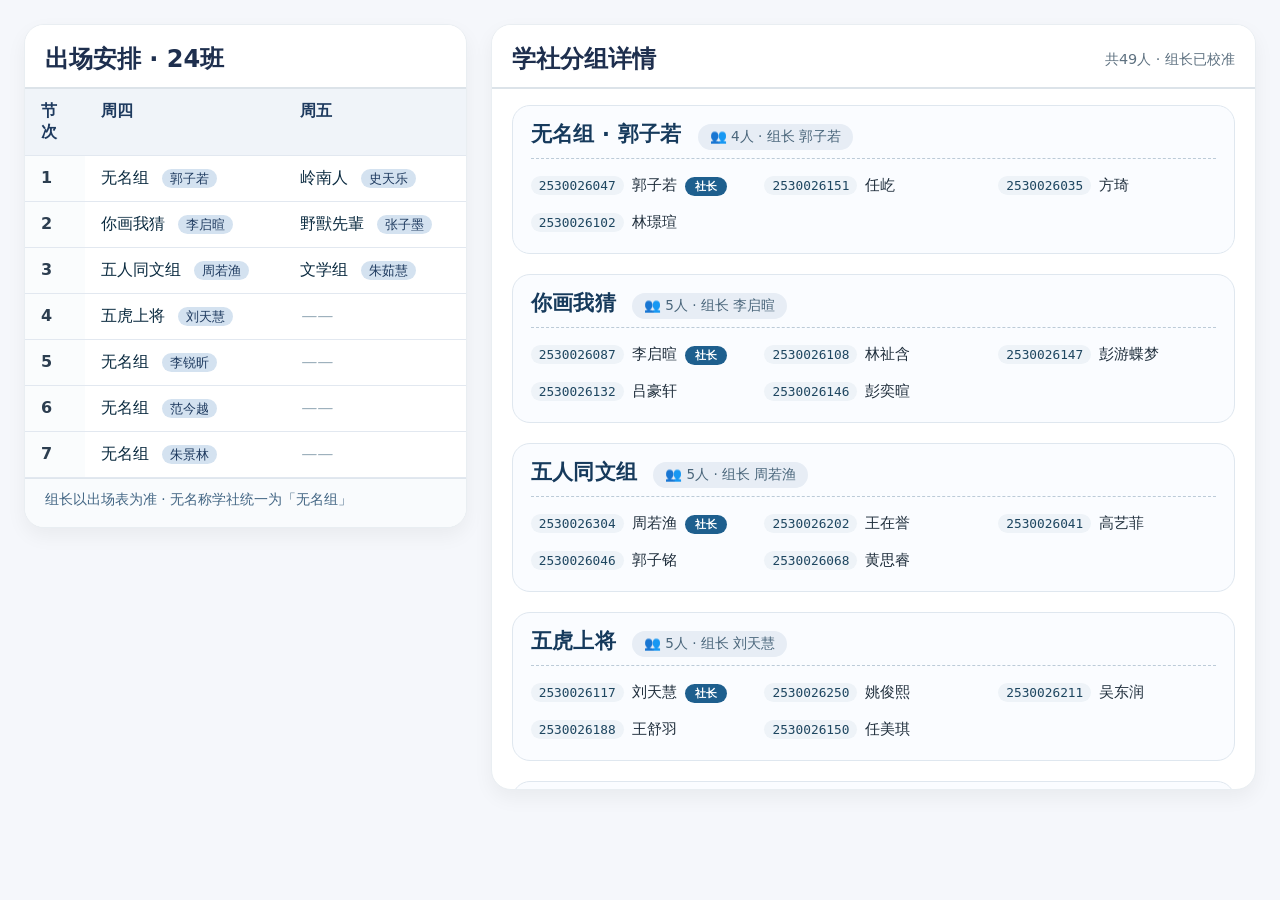
<file: 出场顺序.html>
<!DOCTYPE html>
<html lang="zh">
<head>
    <meta charset="UTF-8">
    <meta name="viewport" content="width=device-width, initial-scale=1.0">
    <title>1024班 · 学社出场与分组（修正版）</title>
    <style>
        * {
            box-sizing: border-box;
            font-family: system-ui, 'Segoe UI', Roboto, 'Helvetica Neue', sans-serif;
        }
        body {
            background: #f5f7fb;
            margin: 24px;
            display: flex;
            justify-content: center;
        }
        .dashboard {
            max-width: 1400px;
            width: 100%;
            display: flex;
            flex-wrap: wrap;
            gap: 24px;
            align-items: flex-start;
        }
        .schedule-panel {
            flex: 1 1 360px;
            min-width: 320px;
            background: white;
            border-radius: 20px;
            box-shadow: 0 8px 20px rgba(0,0,0,0.05);
            overflow: hidden;
            border: 1px solid #e9eef2;
        }
        .schedule-panel h2 {
            margin: 0;
            padding: 18px 20px 12px;
            font-weight: 600;
            font-size: 1.5rem;
            background: #ffffff;
            border-bottom: 2px solid #dce3e9;
            color: #1e2f4e;
        }
        .schedule-table {
            width: 100%;
            border-collapse: collapse;
            background: white;
        }
        .schedule-table th {
            background: #f0f4f9;
            font-weight: 600;
            color: #1e3a5f;
            padding: 14px 12px;
            font-size: 1rem;
            border-bottom: 2px solid #cbd6e3;
            text-align: left;
        }
        .schedule-table td, .schedule-table th {
            padding: 12px 16px;
            border-bottom: 1px solid #e2e8f0;
            vertical-align: top;
        }
        .schedule-table .time-col {
            font-weight: 600;
            color: #2c3e50;
            width: 60px;
            background-color: #fafcfd;
        }
        .schedule-table .group-name {
            font-weight: 500;
            color: #0b2b40;
        }
        .schedule-table .leader-tag {
            font-size: 0.8rem;
            background: #d4e2f0;
            color: #1e3a5f;
            padding: 2px 8px;
            border-radius: 30px;
            margin-left: 8px;
            white-space: nowrap;
        }
        .empty-cell {
            color: #9aaebb;
            font-style: italic;
        }
        .groups-panel {
            flex: 2 1 600px;
            background: white;
            border-radius: 20px;
            box-shadow: 0 8px 20px rgba(0,0,0,0.05);
            border: 1px solid #e9eef2;
            overflow: hidden;
        }
        .groups-panel h2 {
            margin: 0;
            padding: 18px 20px 12px;
            font-weight: 600;
            font-size: 1.5rem;
            background: #ffffff;
            border-bottom: 2px solid #dce3e9;
            color: #1e2f4e;
            display: flex;
            align-items: center;
            gap: 8px;
        }
        .groups-panel h2 small {
            font-size: 0.9rem;
            font-weight: 400;
            color: #5e7180;
            margin-left: auto;
        }
        .groups-container {
            padding: 16px 20px 24px;
            display: flex;
            flex-direction: column;
            gap: 20px;
            max-height: 700px;
            overflow-y: auto;
        }
        .group-card {
            background: #fafcff;
            border-radius: 18px;
            border: 1px solid #dfe7ef;
            padding: 14px 18px 16px;
        }
        .group-header {
            display: flex;
            align-items: baseline;
            flex-wrap: wrap;
            gap: 8px 16px;
            margin-bottom: 12px;
            border-bottom: 1px dashed #bccbd8;
            padding-bottom: 8px;
        }
        .group-title {
            font-size: 1.3rem;
            font-weight: 700;
            color: #163a5c;
            letter-spacing: 0.3px;
        }
        .group-meta {
            font-size: 0.85rem;
            color: #4a667b;
            background: #e7edf5;
            padding: 4px 12px;
            border-radius: 30px;
        }
        .member-list {
            display: grid;
            grid-template-columns: repeat(auto-fill, minmax(170px, 1fr));
            gap: 8px 16px;
        }
        .member-item {
            display: flex;
            align-items: baseline;
            font-size: 0.95rem;
            padding: 4px 0;
        }
        .member-id {
            font-family: 'SF Mono', 'Menlo', monospace;
            background: #eef3f8;
            padding: 2px 8px;
            border-radius: 20px;
            font-size: 0.8rem;
            color: #1e4660;
            margin-right: 8px;
            white-space: nowrap;
        }
        .member-name {
            font-weight: 500;
            color: #1f2e3c;
        }
        .leader-badge {
            background: #1e5f8e;
            color: white;
            font-size: 0.7rem;
            font-weight: 600;
            padding: 2px 10px;
            border-radius: 30px;
            margin-left: 8px;
            text-transform: uppercase;
            letter-spacing: 0.3px;
        }
        .note-info {
            background: #ecf3fa;
            border-radius: 12px;
            padding: 12px 18px;
            color: #1d4c6e;
            font-size: 0.9rem;
        }
    </style>
</head>
<body>
<div class="dashboard">
    <!-- 左侧：出场表（不变，清晰展示） -->
    <div class="schedule-panel">
        <h2> 出场安排 · 24班</h2>
        <table class="schedule-table">
            <thead>
                <tr><th>节次</th><th>周四</th><th>周五</th></tr>
            </thead>
            <tbody>
                <tr><td class="time-col">1</td><td><span class="group-name">无名组</span> <span class="leader-tag">郭子若</span></td><td><span class="group-name">岭南人</span> <span class="leader-tag">史天乐</span></td></tr>
                <tr><td class="time-col">2</td><td><span class="group-name">你画我猜</span> <span class="leader-tag">李启暄</span></td><td><span class="group-name">野獸先輩</span> <span class="leader-tag">张子墨</span></td></tr>
                <tr><td class="time-col">3</td><td><span class="group-name">五人同文组</span> <span class="leader-tag">周若渔</span></td><td><span class="group-name">文学组</span> <span class="leader-tag">朱茹慧</span></td></tr>
                <tr><td class="time-col">4</td><td><span class="group-name">五虎上将</span> <span class="leader-tag">刘天慧</span></td><td class="empty-cell">——</td></tr>
                <tr><td class="time-col">5</td><td><span class="group-name">无名组</span> <span class="leader-tag">李锐昕</span></td><td class="empty-cell">——</td></tr>
                <tr><td class="time-col">6</td><td><span class="group-name">无名组</span> <span class="leader-tag">范今越</span></td><td class="empty-cell">——</td></tr>
                <tr><td class="time-col">7</td><td><span class="group-name">无名组</span> <span class="leader-tag">朱景林</span></td><td class="empty-cell">——</td></tr>
            </tbody>
        </table>
        <div style="padding: 12px 20px 18px; color: #436684; font-size: 0.85rem; background: #f9fbfd; border-top: 1px solid #dfe6ed;">
             组长以出场表为准 · 无名称学社统一为「无名组」
        </div>
    </div>

    <!-- 右侧：分组详情（修正版） -->
    <div class="groups-panel">
        <h2>
             学社分组详情
            <small>共49人 · 组长已校准</small>
        </h2>
        <div class="groups-container" id="groupsContainer"></div>
    </div>
</div>

<script>
    (function() {
        // ----- 原始数据 (完全依据Excel) -----
        const rawGroups = [
            { society: "文学组", members: [
                { id: "2530026309", name: "周宇鸣", isLeader: true },
                { id: "2530026225", name: "肖高骏", isLeader: false },
                { id: "2530026212", name: "吴昊罡", isLeader: false },
                { id: "2530026316", name: "朱茹慧", isLeader: false },
                { id: "2530026025", name: "代其函", isLeader: false }
            ]},
            { society: "五人同文组", members: [
                { id: "2530026304", name: "周若渔", isLeader: true },
                { id: "2530026202", name: "王在誉", isLeader: false },
                { id: "2530026041", name: "高艺菲", isLeader: false },
                { id: "2530026046", name: "郭子铭", isLeader: false },
                { id: "2530026068", name: "黄思睿", isLeader: false }
            ]},
            { society: "野獸先輩组", members: [
                { id: "2530026291", name: "张子墨", isLeader: true },
                { id: "2530026258", name: "游匡锐", isLeader: false },
                { id: "2530026272", name: "张景皓", isLeader: false },
                { id: "2530026074", name: "黄子轩", isLeader: false },
                { id: "2530026218", name: "吴席之", isLeader: false }
            ]},
            { society: "你画我猜", members: [
                { id: "2530026087", name: "李启暄", isLeader: true },
                { id: "2530026108", name: "林祉含", isLeader: false },
                { id: "2530026147", name: "彭游蝶梦", isLeader: false },
                { id: "2530026132", name: "吕豪轩", isLeader: false },
                { id: "2530026146", name: "彭奕暄", isLeader: false }
            ]},
            { society: "五虎上将", members: [
                { id: "2530026117", name: "刘天慧", isLeader: true },
                { id: "2530026250", name: "姚俊熙", isLeader: false },
                { id: "2530026211", name: "吴东润", isLeader: false },
                { id: "2530026188", name: "王舒羽", isLeader: false },
                { id: "2530026150", name: "任美琪", isLeader: false }
            ]},
            // 待定组1: 范今越(原社长)、钟菁等
            { society: "待定", members: [
                { id: "2530026033", name: "范今越", isLeader: true },
                { id: "2530031422", name: "钟菁", isLeader: false },
                { id: "2530026257", name: "尹茜雯", isLeader: false },
                { id: "2530026015", name: "陈思豫", isLeader: false },
                { id: "2530026003", name: "敖玮", isLeader: false },
                { id: "2430026167", name: "彭希悦", isLeader: false }
            ]},
            // 待定组2: 万靖然(原社长)、朱景林等
            { society: "待定", members: [
                { id: "2530026178", name: "万靖然", isLeader: true },
                { id: "2530026318", name: "朱耀林", isLeader: false },
                { id: "2530026217", name: "吴庭宇", isLeader: false },
                { id: "2530026171", name: "田皓祯", isLeader: false },
                { id: "2530026270", name: "张颢曦", isLeader: false },
                { id: "2530026315", name: "朱景林", isLeader: false }
            ]},
            { society: "岭南人", members: [
                { id: "2530026161", name: "史天乐", isLeader: true },
                { id: "2530026184", name: "王楷翔", isLeader: false },
                { id: "2530026221", name: "夏瑞", isLeader: false },
                { id: "2530026276", name: "张瑞轩", isLeader: false },
                { id: "2530026307", name: "周奕柯", isLeader: false },
                { id: "2530026168", name: "唐嘉聪", isLeader: false }
            ]},
            // 待定组3: 郭子若(原社长)、任屹等
            { society: "待定", members: [
                { id: "2530026047", name: "郭子若", isLeader: true },
                { id: "2530026151", name: "任屹", isLeader: false },
                { id: "2530026035", name: "方琦", isLeader: false },
                { id: "2530026102", name: "林璟瑄", isLeader: false }
            ]},
            // 无学社名称: 李钥昕、童扬智
            { society: "", members: [
                { id: "2530026088", name: "李钥昕", isLeader: false },
                { id: "2530026175", name: "童扬智", isLeader: false }
            ]}
        ];

        // ----- 出场表 (核心权威) -----
        const schedule = [
            { day: '周四', slot: 1, groupLabel: '无名组', leaderName: '郭子若' },
            { day: '周四', slot: 2, groupLabel: '你画我猜', leaderName: '李启暄' },
            { day: '周四', slot: 3, groupLabel: '五人同文组', leaderName: '周若渔' },
            { day: '周四', slot: 4, groupLabel: '五虎上将', leaderName: '刘天慧' },
            { day: '周四', slot: 5, groupLabel: '无名组', leaderName: '李锐昕' },   // 注意：李锐昕学号2530026088，原在无学社组
            { day: '周四', slot: 6, groupLabel: '无名组', leaderName: '范今越' },
            { day: '周四', slot: 7, groupLabel: '无名组', leaderName: '朱景林' },
            { day: '周五', slot: 1, groupLabel: '岭南人', leaderName: '史天乐' },
            { day: '周五', slot: 2, groupLabel: '野獸先輩', leaderName: '张子墨' },
            { day: '周五', slot: 3, groupLabel: '文学组', leaderName: '朱茹慧' }
        ];

        // ---------- 构建姓名到成员对象的映射 ----------
        const allMembersMap = new Map();  // name -> { id, name, originalSociety, originalIsLeader }
        rawGroups.forEach(g => {
            g.members.forEach(m => {
                allMembersMap.set(m.name, {
                    id: m.id,
                    name: m.name,
                    originalSociety: g.society,
                    originalIsLeader: m.isLeader
                });
            });
        });

        // 辅助：根据组长姓名找到其所在的原始小组（返回该组所有成员）
        function findOriginalGroupByLeader(leaderName) {
            for (let g of rawGroups) {
                if (g.members.some(m => m.name === leaderName)) {
                    return g;
                }
            }
            return null;
        }

        const finalGroups = [];
        const usedNames = new Set();  // 已分配到某个出场组的成员

        // ---------- 处理出场表：每个出场创建一个小组 ----------
        schedule.forEach(item => {
            const leader = item.leaderName;
            const displayLabel = item.groupLabel; // "无名组" / "你画我猜" 等

            // 找到组长所在的原始组
            const sourceGroup = findOriginalGroupByLeader(leader);
            
            let groupMembers = [];
            let finalDisplayName = displayLabel;

            if (sourceGroup) {
                // 使用原始组所有成员，并重新设定组长为当前leader
                groupMembers = sourceGroup.members.map(m => ({
                    id: m.id,
                    name: m.name,
                    isLeader: (m.name === leader)   // 以出场表为准
                }));

                // 若原始学社为“待定”或空字符串，统一显示为“无名组 · 组长名”
                if (sourceGroup.society === '待定' || sourceGroup.society === '') {
                    finalDisplayName = `无名组 · ${leader}`;
                } 
            } else {
                // 极端情况：组长不在任何组中（如李锐昕单独出现），则创建只包含组长本人的组，并尝试补充未分配的同原始组成员
                const memberInfo = allMembersMap.get(leader);
                if (memberInfo) {
                    groupMembers = [{ id: memberInfo.id, name: leader, isLeader: true }];
                    // 尝试将与该组长同属一个空白学社的其他未分配成员拉进来（比如李钥昕和童扬智原本一组）
                    const blankGroup = rawGroups.find(g => g.society === '' && g.members.some(m => m.name === leader));
                    if (blankGroup) {
                        blankGroup.members.forEach(m => {
                            if (!usedNames.has(m.name) && m.name !== leader) {
                                groupMembers.push({ id: m.id, name: m.name, isLeader: false });
                            }
                        });
                    }
                } else {
                    console.warn(`组长 ${leader} 在总名单中不存在`);
                    return;
                }
                finalDisplayName = `无名组 · ${leader}`;
            }

            // 标记这些成员已使用
            groupMembers.forEach(m => usedNames.add(m.name));

            finalGroups.push({
                displayName: finalDisplayName,
                members: groupMembers,
                leaderName: leader,
                isFromSchedule: true
            });
        });

        // ---------- 处理剩余未出场成员 ----------
        const remainingMembers = [];
        for (let [name, info] of allMembersMap.entries()) {
            if (!usedNames.has(name)) {
                remainingMembers.push({
                    id: info.id,
                    name: info.name,
                    originalSociety: info.originalSociety,
                    isLeader: info.originalIsLeader
                });
            }
        }

        // 按原始学社聚合剩余成员
        const remainingBySociety = new Map();
        remainingMembers.forEach(m => {
            const soc = m.originalSociety || '未分组';
            if (!remainingBySociety.has(soc)) {
                remainingBySociety.set(soc, []);
            }
            remainingBySociety.get(soc).push(m);
        });

        for (let [soc, members] of remainingBySociety.entries()) {
            if (members.length === 0) continue;
            // 保留原始组长标记
            const leaderMember = members.find(m => m.isLeader) || members[0];
            let display = (soc === '待定' || soc === '未分组') ? `无名组 · ${leaderMember.name}` : soc;
            finalGroups.push({
                displayName: display,
                members: members.map(m => ({ ...m, isLeader: m.name === leaderMember.name })),
                leaderName: leaderMember.name,
                isRemainder: true
            });
        }

      

        // 特殊修正：范今越组应显示为“无名组 · 范今越”，成员必须包含钟菁等人（已包含）
        // 李锐昕组：因李锐昕不在任何常规组，已单独成组，组员包括李钥昕、童扬智，命名为“无名组 · 李锐昕”

        // ---------- 渲染 ----------
        function render() {
            const container = document.getElementById('groupsContainer');
            // 排序：出场组优先，剩余组在后
            const sorted = [...finalGroups].sort((a, b) => {
                if (a.isFromSchedule && !b.isFromSchedule) return -1;
                if (!a.isFromSchedule && b.isFromSchedule) return 1;
                return 0;
            });

            let html = '';
            sorted.forEach(group => {
                const members = group.members;
                if (!members.length) return;
                const leader = members.find(m => m.isLeader) || members[0];
                
                let membersHtml = '';
                members.forEach(m => {
                    membersHtml += `
                        <div class="member-item">
                            <span class="member-id">${m.id}</span>
                            <span class="member-name">${m.name}</span>
                            ${m.isLeader ? '<span class="leader-badge">社长</span>' : ''}
                        </div>
                    `;
                });

                html += `
                    <div class="group-card">
                        <div class="group-header">
                            <span class="group-title">${group.displayName}</span>
                            <span class="group-meta">👥 ${members.length}人 · 组长 ${leader.name}</span>
                        </div>
                        <div class="member-list">${membersHtml}</div>
                    </div>
                `;
            });

            const total = finalGroups.reduce((s, g) => s + g.members.length, 0);
         
            container.innerHTML = html;
        }

        render();
    })();
</script>
</body>
</html>
</file>
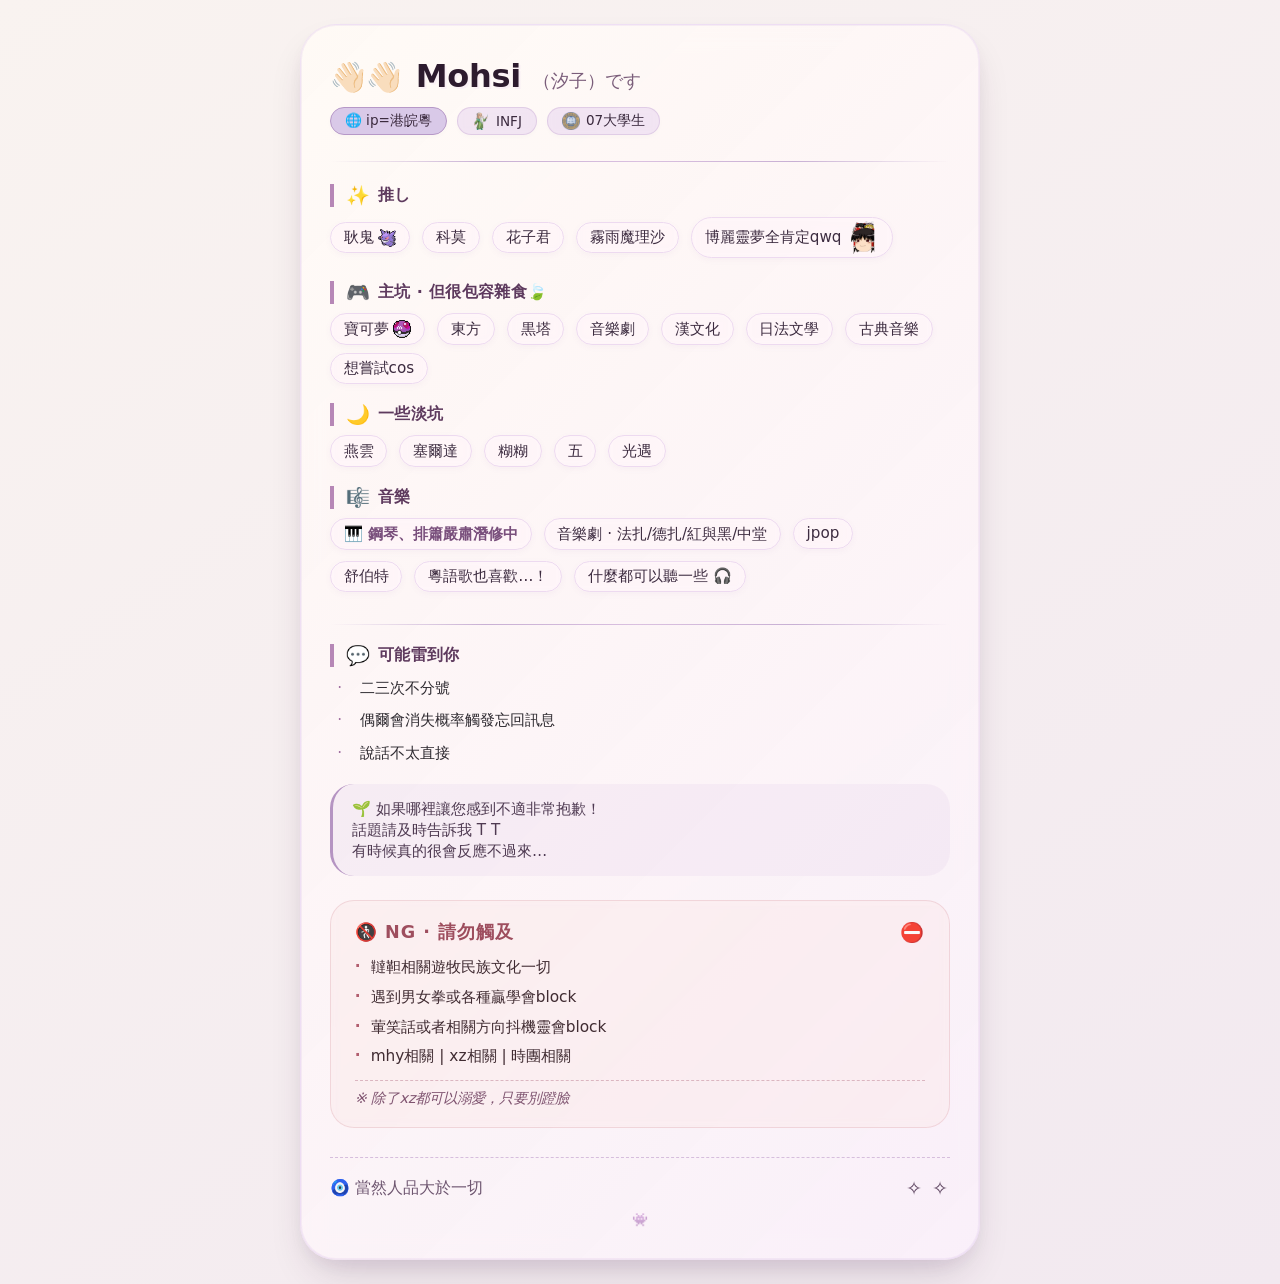
<file: 属性条.html>
<!DOCTYPE html>
<html lang="zh">
<head>
  <meta charset="UTF-8">
  <meta name="viewport" content="width=device-width, initial-scale=1.0, maximum-scale=1.0, user-scalable=yes">
  <title>Mohsi · 汐子 · 属性条</title>
<link href="装饰.css"rel ="stylesheet" type="text/css"/>
</head>
<body>
<div class="profile-card">

  <!-- 头部：打招呼 + 基本身份 -->
  <div class="header-row">
    <div class="name-pronounce">
      <span class="wave-emoji">👋🏻👋🏻</span>
      <span class="main-name">Mohsi</span>
      <span class="sub-name">（汐子）です</span>
    </div>
  </div>

  <div class="badge-group">
    <span class="badge ip-badge">🌐 ip=港皖粵</span>

    <span class="badge">
      <img class="badge-logo" src="绿老头.png" alt="这是占位符" >
      INFJ
    </span>

    <span class="badge">
      <img class="badge-logo" src="hkbu校徽.png" alt="这是占位符" >
      07大學生
    </span>

  </div>

  <!-- 分割线 — 轻量分隔 -->
  <div class="divider"></div>

  <!-- 推し · 主推 -->
  <div class="section-title">
    <i>✨</i> 推し
  </div>
  <div class="tag-cloud">
    <span class="tag-item">耿鬼 
      <img class="badge-logo" src="耿鬼.png" alt="这是占位符" >
    </span>
    <span class="tag-item">科莫</span>
    <span class="tag-item">花子君</span>
    <span class="tag-item">霧雨魔理沙</span>
    <span class="tag-item">博麗靈夢全肯定qwq
      <img id="marisa" src="可爱灵梦宝宝.png" alt="这是占位符" >
    </span>
    
  </div>

  <!-- 主坑 -->
  <div style="margin-top: 1.4rem;">
    <div class="section-title">
      <i>🎮</i> 主坑 · 但很包容雜食🍃
    </div>
    <div class="tag-cloud">
      <span class="tag-item">寶可夢
        <img class="badge-logo"src="大师球.png" alt="这是占位符" >
      </span>
      <span class="tag-item">東方</span>
      <span class="tag-item">黒塔</span>
      <span class="tag-item">音樂劇</span>
      <span class="tag-item">漢文化</span>
      <span class="tag-item">日法文學</span>
      <span class="tag-item">古典音樂</span>
      <span class="tag-item">想嘗試cos</span>
      
    </div>
  </div>

  <!-- 淡坑 -->
  <div style="margin-top: 1.2rem;">
    <div class="section-title">
      <i>🌙</i> 一些淡坑
    </div>
    <div class="tag-cloud">
      <span class="tag-item">燕雲</span>
      <span class="tag-item">塞爾達</span>
      <span class="tag-item">糊糊</span>
      <span class="tag-item">五</span>
      <span class="tag-item">光遇</span>
    </div>
  </div>

  <!-- 音乐 嘻嘻-->
  <div style="margin-top: 1.2rem;">
    <div class="section-title">
      <i>🎼</i> 音樂
    </div>
    <div style="display: flex; flex-direction: column; gap: 0.5rem;">
      <div class="tag-cloud">
        <span class="tag-item"><strong>🎹 鋼琴、排簫嚴肅潛修中</strong></span>
        <span class="tag-item">音樂劇 · 法扎/德扎/紅與黑/中堂</span>
        <span class="tag-item">jpop</span>
      </div>
      <div class="tag-cloud">
        <span class="tag-item">舒伯特</span>
        <span class="tag-item">粵語歌也喜歡…！</span>
        <span class="tag-item">什麼都可以聽一些 🎧</span>
      </div>
    </div>
  </div>

  <!-- 分割 · 严肃社交边界！ -->
  <div class="divider" style="margin: 1.8rem 0 1.2rem;"></div>

  <!-- 可能雷到你 · 警告 （超凶-->
  <div class="section-title">
    <i>💬</i> 可能雷到你
  </div>
  <ul class="note-list" style="margin-bottom: 0.2rem;">
    <li><span class="bullet-icon">·</span> 二三次不分號</li>
    <li><span class="bullet-icon">·</span> 偶爾會消失概率觸發忘回訊息</li>
    <li><span class="bullet-icon">·</span> 說話不太直接</li>
  </ul>

  <!-- 预警 -->
  <div class="apology-text">
    🌱 如果哪裡讓您感到不適非常抱歉！<br>
    話題請及時告訴我 T T <br>
    有時候真的很會反應不過來…
  </div>

  <!-- NG 区域 — 明确边界 但还是好好先生哦 -->
  <div class="ng-block">
    <div class="ng-title">
      <span>🚷 NG · 請勿觸及</span>
      <span style="font-size:1.2rem; margin-left: auto;">⛔</span>
    </div>
    <div class="ng-item">
      <span class="ng-marker">·</span> 韃靼相關遊牧民族文化一切
    </div>
    <div class="ng-item">
      <span class="ng-marker">·</span> 遇到男女拳或各種贏學會block
    </div>
    <div class="ng-item">
      <span class="ng-marker">·</span> 葷笑話或者相關方向抖機靈會block
    </div>
    <div class="ng-item">
      <span class="ng-marker">·</span> mhy相關 | xz相關 | 時團相關
    </div>
    <div class="ng-footnote">
      ※ 除了xz都可以溺愛，只要別蹬臉
    </div>
  </div>

  <!-- 人品 + -->
  <div class="footer-note">
    <span>🧿 當然人品大於一切</span>
    <span class="heart-deco">✧ ✧</span>
  </div>

  <div style="margin-top: 12px; font-size: 0.8rem; opacity: 0.55; text-align: center; letter-spacing: 1px; color: #7a5f7a;">
    👾
  </div>

</div>

</body>
</html>
</file>
<file: 装饰.css>
* {
      margin: 0;
      padding: 0;
      box-sizing: border-box;
    }

    body {
      background: linear-gradient(145deg, #f9f3f0 0%, #f2e9f0 100%);
      min-height: 100vh;
      display: flex;
      align-items: center;
      justify-content: center;
      font-family: 'Inter', 'Noto Sans TC', 'Segoe UI', 'Helvetica Neue', system-ui, sans-serif;
      padding: 1.5rem;
      margin: 0;
    }

    /* 主卡片 —— 温柔、通透、带一点点灵梦式的结界感 */
    .profile-card {
      max-width: 680px;
      width: 100%;
      background: rgba(255, 255, 255, 0.85);
      backdrop-filter: blur(12px);
      -webkit-backdrop-filter: blur(12px);
      background: linear-gradient(135deg, rgba(255, 250, 245, 0.95) 0%, rgba(250, 240, 250, 0.9) 100%);
      border-radius: 36px;
      box-shadow: 0 20px 40px -12px rgba(60, 30, 60, 0.2), 0 8px 24px -8px rgba(100, 60, 120, 0.1), 0 0 0 1px rgba(200, 170, 220, 0.15) inset;
      padding: 2rem 1.8rem 2rem 1.8rem;
      transition: all 0.2s ease;
      border: 1px solid rgba(210, 180, 230, 0.3);
    }

    /* 所有标题样式一致 */
    .section-title {
      font-weight: 600;
      font-size: 1rem;
      letter-spacing: 0.02em;
      margin-bottom: 0.6rem;
      color: #5e3a5e;
      display: flex;
      align-items: center;
      gap: 8px;
      border-left: 4px solid #b687b6;
      padding-left: 12px;
    }

    .section-title i {
      font-style: normal;
      font-size: 1.2rem;
    }

    /* 头部区域：名字 + 基本身份 */
    .header-row {
      display: flex;
      flex-wrap: wrap;
      align-items: baseline;
      justify-content: space-between;
      margin-bottom: 0.75rem;
    }

    .name-pronounce {
      display: flex;
      flex-wrap: wrap;
      align-items: baseline;
      gap: 6px 10px;
    }

    .main-name {
      font-size: 2rem;
      font-weight: 600;
      color: #2d1b2e;
      line-height: 1.2;
      letter-spacing: -0.01em;
      text-shadow: 2px 2px 0 rgba(230, 200, 240, 0.2);
    }

    .sub-name {
      font-size: 1.1rem;
      font-weight: 400;
      color: #7a5d7a;
      margin-left: 2px;
    }

    .wave-emoji {
      font-size: 1.8rem;
      margin-right: 4px;
    }

    .badge-group {
      display: flex;
      flex-wrap: wrap;
      align-items: center;
      gap: 8px 10px;
      margin-top: 4px;
    }

    .badge {
      background: rgba(230, 210, 240, 0.5);
      backdrop-filter: blur(4px);
      -webkit-backdrop-filter: blur(4px);
      padding: 4px 14px;
      border-radius: 40px;
      font-size: 0.85rem;
      font-weight: 500;
      color: #3b2a3e;
      border: 1px solid rgba(170, 130, 190, 0.25);
      box-shadow: 0 2px 4px rgba(0,0,0,0.02);
      white-space: nowrap;
      display: inline-flex;
      align-items: center;
      gap: 6px;
    }

    /* 校徽图片样式 — 与文字自然对齐 */
    .badge-logo {
      width: 18px;
      height: 18px;
      object-fit: contain;
      border-radius: 4px;  /* 若校徽为方形可微调 */
      vertical-align: middle;
    }

    .ip-badge {
      background: #d9c9e8;
      border-color: #b698c7;
    }

    /* 分隔线 — 纤细但存在感刚好 */
    .divider {
      margin: 1.6rem 0 1.4rem 0;
      height: 1px;
      background: linear-gradient(90deg, transparent, #c8b0d4, #dac0e0, #c8b0d4, transparent);
      border: 0;
    }

    /* 兴趣标签组 — 像浮在纸上的小贴纸 */
    .tag-cloud {
      display: flex;
      flex-wrap: wrap;
      align-items: center;
      gap: 8px 12px;
      margin-bottom: 0.2rem;
    }

    .tag-item {
      background: rgba(255, 245, 250, 0.7);
      padding: 0.2rem 0.8rem;
      border-radius: 30px;
      font-size: 0.95rem;
      color: #3d2c40;
      border: 1px solid #eddaf0;
      backdrop-filter: blur(4px);
      -webkit-backdrop-filter: blur(4px);
      box-shadow: 0 2px 6px rgba(140, 90, 150, 0.05);
      transition: all 0.1s ease;
      line-height: 1.5;
    }

    .tag-item strong {
      font-weight: 600;
      color: #794f7c;
    }

    /* 特殊箭头符号保留原样 */
    .arrow-bullet {
      margin-right: 4px;
      font-size: 1.1em;
    }

    /* 列表块（雷区 / 提示） */
    .note-list {
      list-style: none;
      margin-top: 0.25rem;
    }

    .note-list li {
      margin-bottom: 0.6rem;
      display: flex;
      align-items: flex-start;
      gap: 10px;
      font-size: 0.96rem;
      color: #2e2a30;
      line-height: 1.5;
    }

    .bullet-icon {
      display: inline-block;
      width: 20px;
      text-align: center;
      color: #a170a1;
      font-weight: 500;
    }

    .soft-warning {
      background: rgba(240, 225, 240, 0.5);
      border-radius: 18px;
      padding: 0.2rem 1rem 0.2rem 0.8rem;
    }

    /* NG区域特殊底色 —— 温柔的红色警示，但保持边界感 */
    .ng-block {
      background: rgba(250, 230, 230, 0.4);
      border-radius: 24px;
      padding: 1.2rem 1.5rem;
      margin-top: 0.8rem;
      margin-bottom: 1.2rem;
      border: 1px solid rgba(210, 140, 150, 0.25);
      backdrop-filter: blur(4px);
    }

    .ng-title {
      font-weight: 700;
      color: #9e4e5e;
      letter-spacing: 1px;
      margin-bottom: 0.8rem;
      font-size: 1.1rem;
      display: flex;
      align-items: center;
      gap: 6px;
    }

    .ng-item {
      display: flex;
      margin-bottom: 0.55rem;
      font-size: 0.96rem;
      color: #402c32;
    }

    .ng-marker {
      color: #b15e6e;
      margin-right: 10px;
      font-weight: 600;
    }

    .ng-footnote {
      margin-top: 0.8rem;
      padding-top: 0.5rem;
      font-size: 0.9rem;
      color: #7f5470;
      border-top: 1px dashed #dbb6c0;
      font-style: italic;
    }

    /* 道歉/软提示区域 */
    .apology-text {
      background: rgba(220, 200, 230, 0.2);
      padding: 0.9rem 1.2rem;
      border-radius: 24px;
      margin: 1.2rem 0 1.5rem 0;
      font-size: 0.95rem;
      color: #4f3a52;
      border-left: 3px solid #b594c2;
    }

    /* 结尾语 */
    .footer-note {
      margin-top: 1.8rem;
      text-align: right;
      font-size: 1rem;
      font-weight: 400;
      color: #5f4662;
      border-top: 1px dashed #d6bedd;
      padding-top: 1.2rem;
      display: flex;
      justify-content: space-between;
      align-items: center;
    }

    .footer-note span:first-child {
      font-weight: 500;
      opacity: 0.9;
    }

    .footer-note .heart-deco {
      font-size: 1.2rem;
      letter-spacing: 2px;
    }

    /* 响应式小调整 */
    @media (max-width: 480px) {
      body {
        padding: 0.8rem;
      }
      .profile-card {
        padding: 1.5rem 1.2rem;
        border-radius: 28px;
      }
      .main-name {
        font-size: 1.8rem;
      }
      .badge {
        padding: 4px 10px;
        font-size: 0.8rem;
      }
      .ng-block {
        padding: 1rem 1.2rem;
      }
    }

    /* 保留所有原始箭头/表情 */
    .preserve-emoji {
      font-size: 1.1em;
    }

    /* 用于强制换行但保留格式 */
    .inline-code {
      background: transparent;
    }

    /* 小彩蛋：耿鬼暗影感 */
    .ghost-glow {
      transition: all 0.2s;
    }
    #marisa {
       width: 33px;
      height: 33px;
      object-fit: contain;
      border-radius: 4px;  /* 若校徽为方形可微调 */
      vertical-align: middle;
    }
</file>
